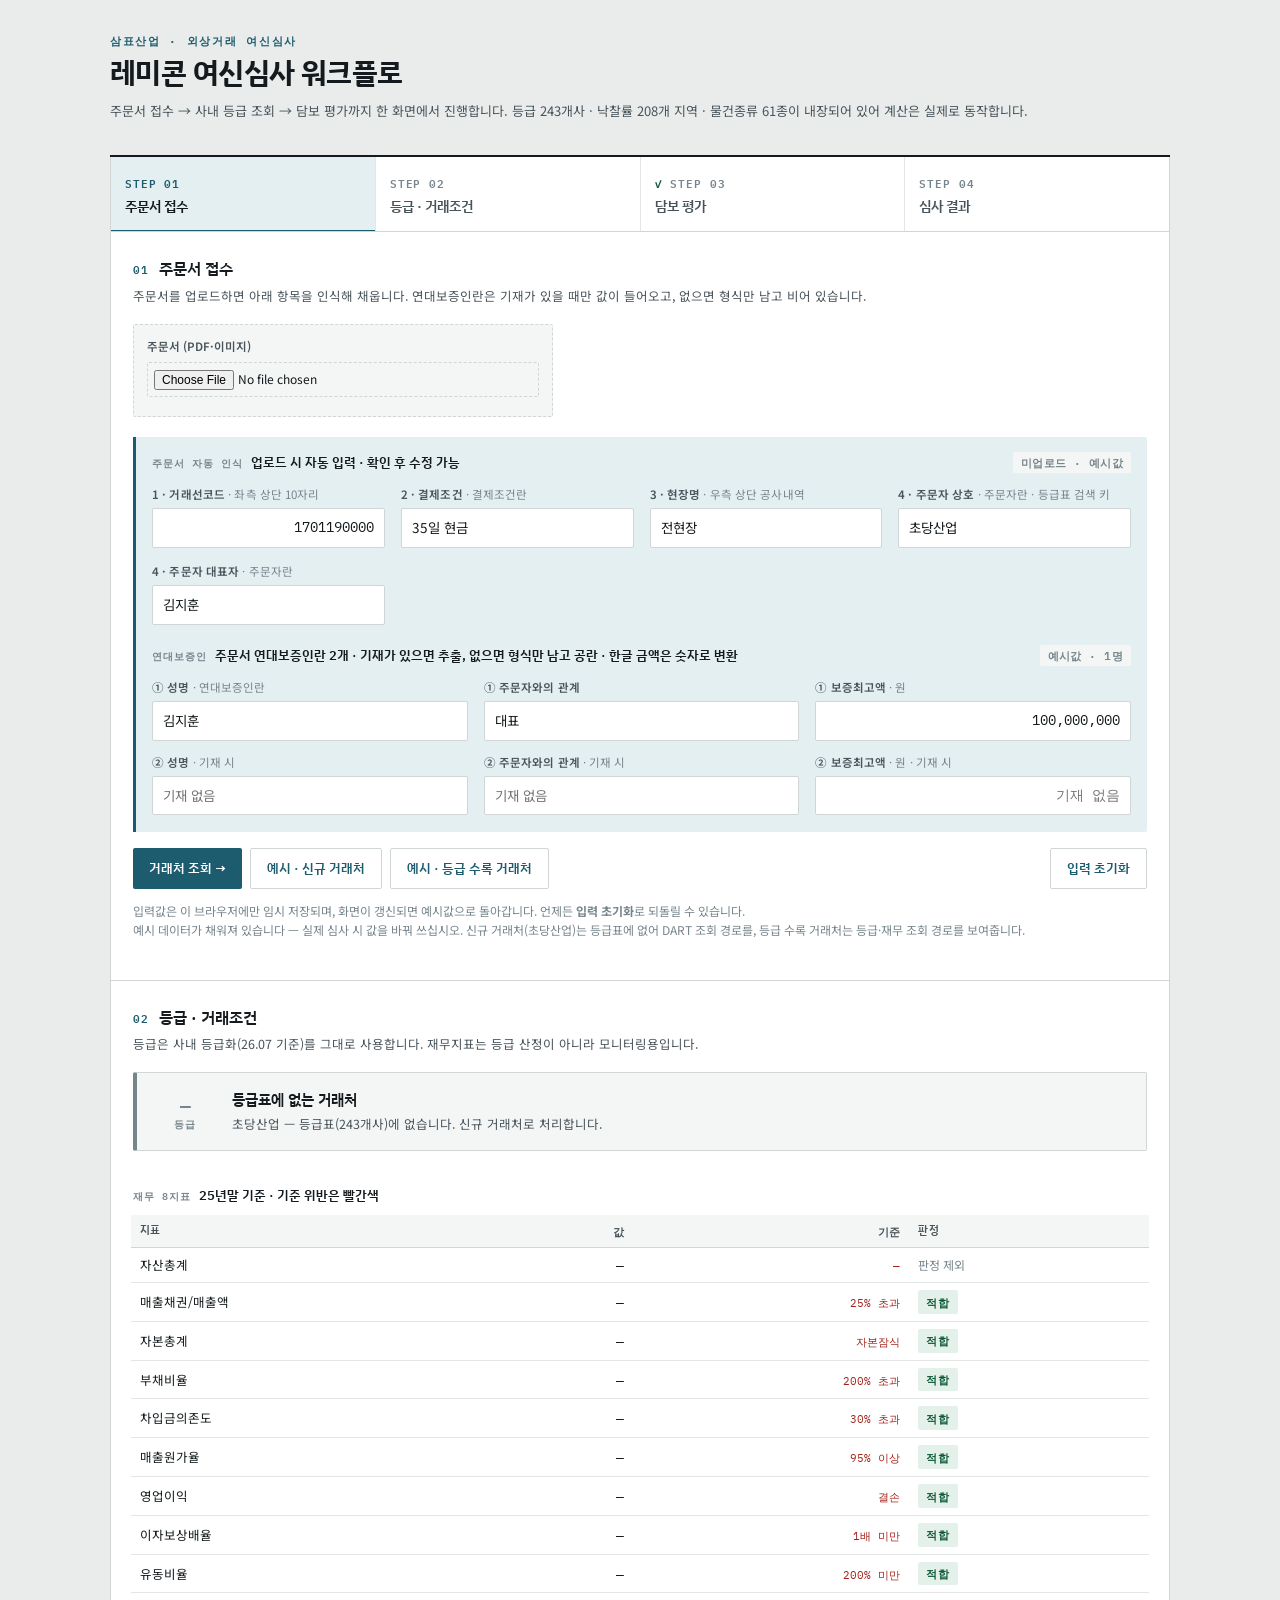
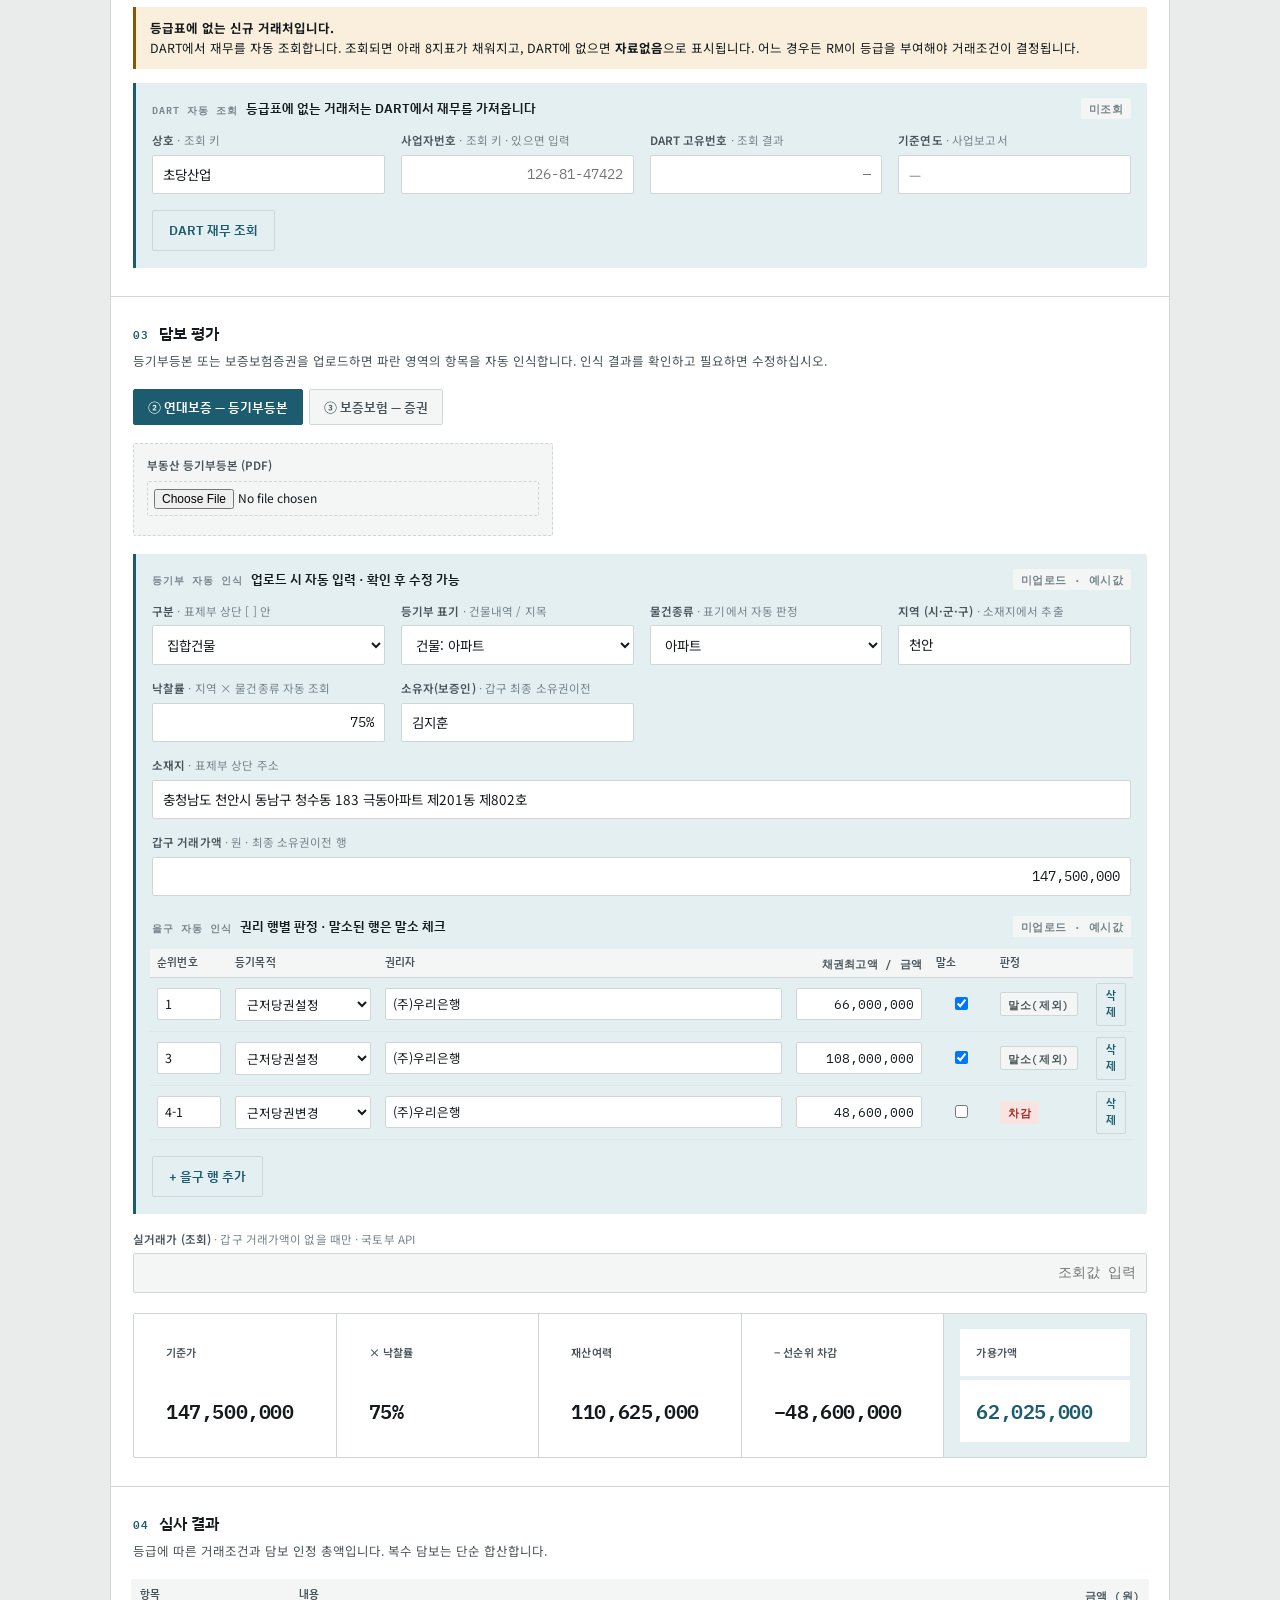
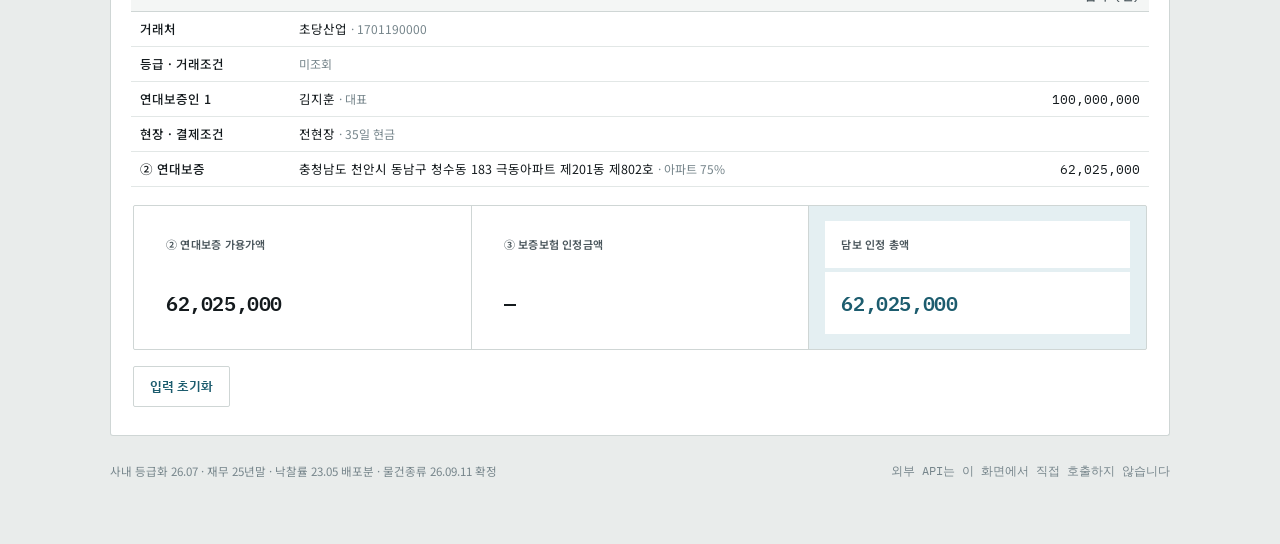
<file: remicon_credit_workflow.html>
<!DOCTYPE html>
<html lang="ko">
<head>
<meta charset="utf-8">
<meta name="viewport" content="width=device-width, initial-scale=1">
<style>
:root{color-scheme:light}
*,*::before,*::after{box-sizing:border-box}
html{-webkit-text-size-adjust:100%}
body{margin:0;background:#E9ECEB;font:14px/1.5 "IBM Plex Sans KR","Noto Sans KR","Malgun Gothic","Apple SD Gothic Neo",-apple-system,BlinkMacSystemFont,"Segoe UI",sans-serif;color:#141A1D}
img{max-width:100%}
[hidden]{display:none!important}
</style>
<title>레미콘 여신심사 워크플로</title>
<link rel="stylesheet" href="https://fonts.googleapis.com/css2?family=IBM+Plex+Sans+KR:wght@400;500;600;700&family=IBM+Plex+Mono:wght@400;500;600&family=Noto+Sans+KR:wght@400;500&display=swap">
<style>
:root{
  --ground:#E9ECEB; --surface:#FFFFFF; --surface-2:#F4F6F5; --line:#CFD6D5; --line-soft:#E2E7E6;
  --ink:#141A1D; --ink-2:#48545A; --ink-3:#76858B;
  --accent:#1C5C6E; --accent-2:#2B7D93; --accent-wash:#E4EFF2;
  --ok:#12654180; --ok-ink:#0F5A39; --ok-wash:#E4F1EA;
  --warn-ink:#8A5600; --warn-wash:#FAEFDC;
  --crit-ink:#A4241A; --crit-wash:#F9E4E1;
  --shadow:0 1px 2px rgba(20,26,29,.06),0 8px 24px -12px rgba(20,26,29,.18);
}
@media (prefers-color-scheme:dark){:root:not([data-theme="light"]){
  --ground:#101619; --surface:#182126; --surface-2:#1F2A30; --line:#2E3C43; --line-soft:#253238;
  --ink:#E4EAE9; --ink-2:#A2B0B5; --ink-3:#76868C;
  --accent:#63B8CD; --accent-2:#8ACFE0; --accent-wash:#17323A;
  --ok-ink:#5FD09A; --ok-wash:#12312A;
  --warn-ink:#E3B15C; --warn-wash:#33260F;
  --crit-ink:#F09189; --crit-wash:#3A1B18;
  --shadow:0 1px 2px rgba(0,0,0,.4),0 10px 28px -14px rgba(0,0,0,.7);
}}
:root[data-theme="dark"]{
  --ground:#101619; --surface:#182126; --surface-2:#1F2A30; --line:#2E3C43; --line-soft:#253238;
  --ink:#E4EAE9; --ink-2:#A2B0B5; --ink-3:#76868C;
  --accent:#63B8CD; --accent-2:#8ACFE0; --accent-wash:#17323A;
  --ok-ink:#5FD09A; --ok-wash:#12312A;
  --warn-ink:#E3B15C; --warn-wash:#33260F;
  --crit-ink:#F09189; --crit-wash:#3A1B18;
  --shadow:0 1px 2px rgba(0,0,0,.4),0 10px 28px -14px rgba(0,0,0,.7);
}
*{box-sizing:border-box}
body{background:var(--ground);color:var(--ink);
  font-family:"Noto Sans KR","IBM Plex Sans KR",system-ui,sans-serif;font-size:14px;line-height:1.6;
  margin:0;padding-block:0 64px;padding-left:20px;padding-right:20px;
  -webkit-font-smoothing:antialiased}
h1,h2,h3,.ds{font-family:"IBM Plex Sans KR",system-ui,sans-serif;text-wrap:balance}
.mono,td.n,th.n,.fig{font-family:"IBM Plex Mono",ui-monospace,monospace;font-variant-numeric:tabular-nums}
.wrap{max-width:1060px;margin:0 auto}

/* ── 헤더 ── */
header.top{padding-block:32px 20px;border-bottom:2px solid var(--ink);margin-bottom:0}
header.top h1{font-size:clamp(21px,3.4vw,29px);font-weight:700;margin:0;letter-spacing:-.02em}
header.top .sub{color:var(--ink-2);font-size:13px;margin-top:6px}
.eyebrow{font-family:"IBM Plex Mono",monospace;font-size:10.5px;font-weight:600;
  letter-spacing:.16em;text-transform:uppercase;color:var(--accent)}

/* ── 진행 레일 ── */
.rail{display:flex;gap:0;border-bottom:1px solid var(--line);background:var(--surface);
  border-inline:1px solid var(--line);overflow-x:auto}
.rail button{flex:1 1 0;min-width:132px;appearance:none;background:none;border:0;border-right:1px solid var(--line-soft);
  padding:14px 14px;text-align:left;cursor:pointer;color:var(--ink-3);font:inherit;position:relative}
.rail button:last-child{border-right:0}
.rail button .num{font-family:"IBM Plex Mono",monospace;font-size:11px;font-weight:600;letter-spacing:.08em}
.rail button .nm{display:block;font-family:"IBM Plex Sans KR",sans-serif;font-weight:600;font-size:13.5px;color:var(--ink-2);margin-top:2px}
.rail button[aria-selected="true"]{color:var(--accent);background:var(--accent-wash)}
.rail button[aria-selected="true"] .nm{color:var(--ink)}
.rail button[aria-selected="true"]::after{content:"";position:absolute;left:0;right:0;bottom:-1px;height:2px;background:var(--accent)}
.rail button.done .num::before{content:"✓ ";color:var(--ok-ink)}
.rail button:focus-visible{outline:2px solid var(--accent);outline-offset:-3px}

/* ── 패널 ── */
main{display:grid;grid-template-columns:1fr;gap:0}
section.panel{background:var(--surface);border:1px solid var(--line);border-top:0;padding:24px 22px 28px}
section.panel:last-of-type{border-radius:0 0 3px 3px}
.panel > h2{font-size:16px;font-weight:600;margin:0 0 4px;display:flex;align-items:baseline;gap:10px}
.panel > h2 .stepno{font-family:"IBM Plex Mono",monospace;font-size:11px;color:var(--accent);font-weight:600;letter-spacing:.1em}
.panel > p.hint{color:var(--ink-2);font-size:12.5px;margin:0 0 18px}

.grid{display:grid;gap:14px 16px;grid-template-columns:repeat(auto-fit,minmax(210px,1fr))}
label.f{display:flex;flex-direction:column;gap:5px}
label.f > span{font-size:11.5px;font-weight:600;color:var(--ink-2);letter-spacing:.01em}
label.f > span em{font-style:normal;color:var(--ink-3);font-weight:400}
input,select,textarea{font:inherit;font-size:13.5px;color:var(--ink);background:var(--surface-2);
  border:1px solid var(--line);border-radius:2px;padding:8px 10px;width:100%}
input:focus,select:focus,textarea:focus{outline:2px solid var(--accent);outline-offset:-1px;border-color:var(--accent)}
input[type=number],input.num{font-family:"IBM Plex Mono",monospace;font-variant-numeric:tabular-nums;text-align:right}
input[type=file]{padding:6px;font-size:12px;background:none;border-style:dashed}
.filebox{border:1px dashed var(--line);border-radius:2px;background:var(--surface-2);padding:12px 13px;display:flex;
  flex-direction:column;gap:7px}
.filebox .t{font-size:11.5px;font-weight:600;color:var(--ink-2)}
.filebox .got{font-family:"IBM Plex Mono",monospace;font-size:11.5px;color:var(--ok-ink)}

button.act{appearance:none;font:inherit;font-family:"IBM Plex Sans KR",sans-serif;font-weight:600;font-size:13px;
  background:var(--accent);color:#fff;border:0;border-radius:2px;padding:9px 16px;cursor:pointer}
:root[data-theme="dark"] button.act,
html:not([data-theme="light"]) button.act{color:#0B1316}
@media (prefers-color-scheme:light){:root:not([data-theme="dark"]) button.act{color:#fff}}
button.act.ghost{background:none;color:var(--accent);border:1px solid var(--line)}
:root[data-theme="dark"] button.act.ghost,
html:not([data-theme="light"]) button.act.ghost{color:var(--accent)}
@media (prefers-color-scheme:light){:root:not([data-theme="dark"]) button.act.ghost{color:var(--accent)}}
button.act:focus-visible{outline:2px solid var(--accent);outline-offset:2px}
.row-actions{display:flex;gap:8px;flex-wrap:wrap;margin-top:16px}

/* ── 판정 배너 ── */
.verdict{display:grid;grid-template-columns:auto 1fr;gap:16px;align-items:center;
  border:1px solid var(--line);border-left:4px solid var(--ink-3);border-radius:2px;padding:15px 17px;margin:2px 0 18px;background:var(--surface-2)}
.verdict .badge{font-family:"IBM Plex Mono",monospace;font-size:26px;font-weight:600;letter-spacing:-.02em;
  min-width:62px;text-align:center;line-height:1.1}
.verdict .badge small{display:block;font-size:9.5px;letter-spacing:.14em;font-weight:600;color:var(--ink-3);margin-top:3px}
.verdict .txt strong{display:block;font-family:"IBM Plex Sans KR",sans-serif;font-size:15px;font-weight:600}
.verdict .txt span{font-size:12.5px;color:var(--ink-2)}
.verdict.ok{border-left-color:var(--ok-ink);background:var(--ok-wash)}
.verdict.ok .badge{color:var(--ok-ink)}
.verdict.warn{border-left-color:var(--warn-ink);background:var(--warn-wash)}
.verdict.warn .badge{color:var(--warn-ink)}
.verdict.crit{border-left-color:var(--crit-ink);background:var(--crit-wash)}
.verdict.crit .badge{color:var(--crit-ink)}
.verdict.none .badge{color:var(--ink-3);font-size:18px}

.pill{display:inline-block;font-family:"IBM Plex Mono",monospace;font-size:10.5px;font-weight:600;
  letter-spacing:.06em;padding:2.5px 7px;border-radius:2px;background:var(--surface-2);color:var(--ink-2);border:1px solid var(--line)}
.pill.w{background:var(--warn-wash);color:var(--warn-ink);border-color:transparent}
.pill.c{background:var(--crit-wash);color:var(--crit-ink);border-color:transparent}
.pill.o{background:var(--ok-wash);color:var(--ok-ink);border-color:transparent}

/* ── 표 ── */
.tw{overflow-x:auto;margin:0 -2px}
table{border-collapse:collapse;width:100%;font-size:12.5px}
th,td{border-bottom:1px solid var(--line-soft);padding:7px 9px;text-align:left;vertical-align:middle}
thead th{background:var(--surface-2);font-family:"IBM Plex Sans KR",sans-serif;font-weight:600;font-size:11px;
  color:var(--ink-2);letter-spacing:.02em;border-bottom:1px solid var(--line);white-space:nowrap}
td.n,th.n{text-align:right;white-space:nowrap}
tr.crit td{background:var(--crit-wash)}
td.bad{color:var(--crit-ink);font-weight:600}
.std{font-family:"IBM Plex Mono",monospace;font-size:10.5px;color:var(--crit-ink)}
table.mini td,table.mini th{padding:5px 7px}
table input,table select{padding:5px 7px;font-size:12.5px}

/* ── 결과 ── */
.total{display:grid;grid-template-columns:repeat(auto-fit,minmax(180px,1fr));gap:1px;background:var(--line);
  border:1px solid var(--line);border-radius:2px;overflow:hidden;margin-top:4px}
.total div{background:var(--surface);padding:15px 16px}
.total .k{font-size:11px;font-weight:600;color:var(--ink-2);letter-spacing:.02em}
.total .v{font-family:"IBM Plex Mono",monospace;font-size:20px;font-weight:600;margin-top:4px;letter-spacing:-.02em}
.total .v small{font-size:11px;font-weight:400;color:var(--ink-3);margin-left:3px}
.total div.hi{background:var(--accent-wash)}
.total div.hi .v{color:var(--accent)}

.note{border-left:3px solid var(--accent);background:var(--accent-wash);padding:11px 14px;font-size:12.5px;
  color:var(--ink-2);margin:16px 0 0;border-radius:0 2px 2px 0}
.note b{color:var(--ink)}
.warnbox{border-left:3px solid var(--warn-ink);background:var(--warn-wash);padding:11px 14px;font-size:12.5px;
  color:var(--ink);margin:14px 0 0;border-radius:0 2px 2px 0}
.tabs{display:flex;gap:6px;margin:4px 0 18px;flex-wrap:wrap}
.tabs button{appearance:none;font:inherit;font-family:"IBM Plex Sans KR",sans-serif;font-size:12.5px;font-weight:600;
  background:var(--surface-2);border:1px solid var(--line);border-radius:2px;padding:7px 14px;cursor:pointer;color:var(--ink-2)}
.tabs button[aria-selected="true"]{background:var(--accent);border-color:var(--accent);color:#fff}
@media (prefers-color-scheme:dark){:root:not([data-theme="light"]) .tabs button[aria-selected="true"]{color:#0B1316}}
:root[data-theme="dark"] .tabs button[aria-selected="true"]{color:#0B1316}
.tabs button:focus-visible{outline:2px solid var(--accent);outline-offset:2px}
.muted{color:var(--ink-3);font-size:12px}
hr.sep{border:0;border-top:1px solid var(--line-soft);margin:22px 0 18px}
.ocr{border-left:3px solid var(--accent);background:var(--accent-wash);padding:15px 16px 17px;border-radius:0 2px 2px 0}
.ocr .sub-h{margin-bottom:12px}
.ocr .tag{color:var(--accent)}
.ocr input{background:var(--surface)}
.ocr select{background:var(--surface)}
.st{margin-left:auto;font-family:"IBM Plex Mono",monospace;font-size:10.5px;font-weight:600;letter-spacing:.04em;
  padding:2px 8px;border-radius:2px;white-space:nowrap}
.st.on{background:var(--ok-wash);color:var(--ok-ink)}
.st.run{background:var(--accent-wash);color:var(--accent)}
.st.off{background:var(--surface-2);color:var(--ink-3)}
.ocr.pending{opacity:.72}
.ocr.pending::after{content:""}
.sub-h{font-family:"IBM Plex Sans KR",sans-serif;font-size:13px;font-weight:600;margin:0 0 10px;
  display:flex;align-items:center;gap:8px}
.sub-h .tag{font-family:"IBM Plex Mono",monospace;font-size:10px;font-weight:600;color:var(--ink-3);letter-spacing:.1em}
footer.foot{max-width:1060px;margin:26px auto 0;color:var(--ink-3);font-size:11.5px;display:flex;
  justify-content:space-between;gap:12px;flex-wrap:wrap}
@media (max-width:560px){
  section.panel{padding:20px 15px 24px}
  .verdict{grid-template-columns:1fr;gap:10px}
  .verdict .badge{text-align:left}
}
@media (prefers-reduced-motion:reduce){*{transition:none!important;animation:none!important}}
</style>
</head>
<body>
<div class="wrap">
<header class="top">
  <div class="eyebrow">삼표산업 · 외상거래 여신심사</div>
  <h1>레미콘 여신심사 워크플로</h1>
  <p class="sub">주문서 접수 → 사내 등급 조회 → 담보 평가까지 한 화면에서 진행합니다.
    등급 243개사 · 낙찰률 208개 지역 · 물건종류 61종이 내장되어 있어 계산은 실제로 동작합니다.</p>
</header>

<div class="rail" role="tablist" aria-label="심사 단계">
  <button type="button" role="tab" id="t1" aria-selected="true" data-go="p1"><span class="num">STEP 01</span><span class="nm">주문서 접수</span></button>
  <button type="button" role="tab" id="t2" aria-selected="false" data-go="p2"><span class="num">STEP 02</span><span class="nm">등급 · 거래조건</span></button>
  <button type="button" role="tab" id="t3" aria-selected="false" data-go="p3"><span class="num">STEP 03</span><span class="nm">담보 평가</span></button>
  <button type="button" role="tab" id="t4" aria-selected="false" data-go="p4"><span class="num">STEP 04</span><span class="nm">심사 결과</span></button>
</div>

<main>
<!-- ══════════ STEP 1 ══════════ -->
<section class="panel" id="p1">
  <h2><span class="stepno">01</span>주문서 접수</h2>
  <p class="hint">주문서를 업로드하면 아래 항목을 인식해 채웁니다. 연대보증인란은 기재가 있을 때만 값이 들어오고, 없으면 형식만 남고 비어 있습니다.</p>

  <div class="filebox" style="max-width:420px;margin-bottom:20px">
    <span class="t">주문서 (PDF·이미지)</span>
    <input type="file" id="f_order" accept=".pdf,image/*">
    <span class="got" id="f_order_got"></span>
  </div>

  <div class="ocr">
    <div class="sub-h"><span class="tag">주문서 자동 인식</span>업로드 시 자동 입력 · 확인 후 수정 가능<span class="st" id="st_order"></span></div>
    <div class="grid">
      <label class="f"><span>1 · 거래선코드 <em>· 좌측 상단 10자리</em></span>
        <input type="text" id="i_code" class="num" inputmode="numeric" maxlength="14" placeholder="1701190000" value="1701190000"></label>
      <label class="f"><span>2 · 결제조건 <em>· 결제조건란</em></span>
        <input type="text" id="i_pay" placeholder="예) 35일 현금" value="35일 현금"></label>
      <label class="f"><span>3 · 현장명 <em>· 우측 상단 공사내역</em></span>
        <input type="text" id="i_site" value="전현장"></label>
      <label class="f"><span>4 · 주문자 상호 <em>· 주문자란 · 등급표 검색 키</em></span>
        <input type="text" id="i_name" list="dl_comp" placeholder="상호 일부만 입력" value="초당산업">
        <datalist id="dl_comp"></datalist></label>
      <label class="f"><span>4 · 주문자 대표자 <em>· 주문자란</em></span>
        <input type="text" id="i_ceo" value="김지훈"></label>
    </div>
      <div class="sub-h" style="margin-top:20px"><span class="tag">연대보증인</span>주문서 연대보증인란 2개 · 기재가 있으면 추출, 없으면 형식만 남고 공란 · 한글 금액은 숫자로 변환<span class="st" id="st_gr"></span></div>
      <div class="grid">
        <label class="f"><span>① 성명 <em>· 연대보증인란</em></span><input type="text" id="i_gr" value="김지훈"></label>
        <label class="f"><span>① 주문자와의 관계</span><input type="text" id="i_grrel" value="대표"></label>
        <label class="f"><span>① 보증최고액 <em>· 원</em></span><input type="text" id="i_grmax" class="num" value="100,000,000"></label>
      </div>
      <div class="grid" style="margin-top:12px">
        <label class="f"><span>② 성명 <em>· 기재 시</em></span><input type="text" id="i_gr2" placeholder="기재 없음"></label>
        <label class="f"><span>② 주문자와의 관계 <em>· 기재 시</em></span><input type="text" id="i_grrel2" placeholder="기재 없음"></label>
        <label class="f"><span>② 보증최고액 <em>· 원 · 기재 시</em></span><input type="text" id="i_grmax2" class="num" placeholder="기재 없음"></label>
      </div>
  </div>


  <div class="row-actions">
    <button type="button" class="act" id="btn_lookup">거래처 조회 →</button>
    <button type="button" class="act ghost" id="btn_ex_new">예시 · 신규 거래처</button>
    <button type="button" class="act ghost" id="btn_ex_old">예시 · 등급 수록 거래처</button>
    <button type="button" class="act ghost" id="btn_reset2" style="margin-left:auto">입력 초기화</button>
  </div>
  <p class="muted" style="margin-top:12px">입력값은 이 브라우저에만 임시 저장되며, 화면이 갱신되면 예시값으로 돌아갑니다. 언제든 <b>입력 초기화</b>로 되돌릴 수 있습니다.<br>예시 데이터가 채워져 있습니다 — 실제 심사 시 값을 바꿔 쓰십시오.
    신규 거래처(초당산업)는 등급표에 없어 DART 조회 경로를, 등급 수록 거래처는 등급·재무 조회 경로를 보여줍니다.</p>
</section>

<!-- ══════════ STEP 2 ══════════ -->
<section class="panel" id="p2">
  <h2><span class="stepno">02</span>등급 · 거래조건</h2>
  <p class="hint">등급은 사내 등급화(26.07 기준)를 그대로 사용합니다. 재무지표는 등급 산정이 아니라 모니터링용입니다.</p>

  <div class="verdict none" id="vd">
    <div class="badge" id="vd_badge">—<small id="vd_sub">등급</small></div>
    <div class="txt"><strong id="vd_head">거래처를 조회하십시오</strong><span id="vd_desc">STEP 01에서 거래선코드 또는 상호를 입력한 뒤 조회를 누르면 등급과 거래조건이 표시됩니다.</span></div>
  </div>

  <div id="meta_row" style="display:flex;gap:8px;flex-wrap:wrap;margin-bottom:16px"></div>

  <div id="fin_block">
    <div class="sub-h"><span class="tag">재무 8지표</span>25년말 기준 · 기준 위반은 빨간색</div>
    <div class="tw"><table id="fin_tbl"><thead><tr>
      <th>지표</th><th class="n">값</th><th class="n">기준</th><th>판정</th></tr></thead><tbody></tbody></table></div>
  </div>

  <div id="newco" style="display:none">
    <div class="warnbox"><b>등급표에 없는 신규 거래처입니다.</b><br>
      DART에서 재무를 자동 조회합니다. 조회되면 아래 8지표가 채워지고, DART에 없으면 <b>자료없음</b>으로 표시됩니다.
      어느 경우든 RM이 등급을 부여해야 거래조건이 결정됩니다.</div>
    <div class="ocr" style="margin-top:14px">
      <div class="sub-h"><span class="tag">DART 자동 조회</span>등급표에 없는 거래처는 DART에서 재무를 가져옵니다<span class="st" id="st_dart"></span></div>
      <div class="grid" style="grid-template-columns:repeat(auto-fit,minmax(190px,1fr))">
        <label class="f"><span>상호 <em>· 조회 키</em></span><input type="text" id="i_dartnm" readonly tabindex="-1"></label>
        <label class="f"><span>사업자번호 <em>· 조회 키 · 있으면 입력</em></span><input type="text" id="i_bizno" class="num" placeholder="126-81-47422"></label>
        <label class="f"><span>DART 고유번호 <em>· 조회 결과</em></span><input type="text" id="o_corpcode" class="num" readonly tabindex="-1" placeholder="—"></label>
        <label class="f"><span>기준연도 <em>· 사업보고서</em></span><input type="text" id="o_fy" readonly tabindex="-1" placeholder="—"></label>
      </div>
      <div class="row-actions"><button type="button" class="act ghost" id="btn_dart">DART 재무 조회</button></div>
    </div>
  </div>
</section>

<!-- ══════════ STEP 3 ══════════ -->
<section class="panel" id="p3">
  <h2><span class="stepno">03</span>담보 평가</h2>
  <p class="hint" id="p3hint">등기부등본 또는 보증보험증권을 업로드하면 파란 영역의 항목을 자동 인식합니다. 인식 결과를 확인하고 필요하면 수정하십시오.</p>

  <div class="tabs" role="tablist" aria-label="담보 유형">
    <button type="button" role="tab" id="tb2" aria-selected="true" data-tab="d2">② 연대보증 — 등기부등본</button>
    <button type="button" role="tab" id="tb3" aria-selected="false" data-tab="d3">③ 보증보험 — 증권</button>
  </div>

  <!-- ── 연대보증 ── -->
  <div id="d2">
    <div class="filebox" style="max-width:420px;margin-bottom:18px">
      <span class="t">부동산 등기부등본 (PDF)</span>
      <input type="file" id="f_deungi" accept=".pdf,image/*">
      <span class="got" id="f_deungi_got"></span>
    </div>

    <div class="ocr">
      <div class="sub-h"><span class="tag">등기부 자동 인식</span>업로드 시 자동 입력 · 확인 후 수정 가능<span class="st" id="st_deungi"></span></div>
      <div class="grid">
        <label class="f"><span>구분 <em>· 표제부 상단 [ ] 안</em></span>
          <select id="i_gubun"><option>집합건물</option><option>건물</option><option>토지</option></select></label>
        <label class="f"><span>등기부 표기 <em>· 건물내역 / 지목</em></span>
          <select id="i_deungi_type"></select></label>
        <label class="f"><span>물건종류 <em>· 표기에서 자동 판정</em></span>
          <select id="i_type"></select></label>
        <label class="f"><span>지역 (시·군·구) <em>· 소재지에서 추출</em></span>
          <input type="text" id="i_region" list="dl_reg" value="천안"><datalist id="dl_reg"></datalist></label>
        <label class="f"><span>낙찰률 <em>· 지역 × 물건종류 자동 조회</em></span>
          <input type="text" id="o_rate" class="num" readonly tabindex="-1"></label>
        <label class="f"><span>소유자(보증인) <em>· 갑구 최종 소유권이전</em></span>
          <input type="text" id="i_owner" value="김지훈"></label>
      </div>
      <div class="grid" style="margin-top:14px;grid-template-columns:1fr">
        <label class="f"><span>소재지 <em>· 표제부 상단 주소</em></span>
          <input type="text" id="i_addr" value="충청남도 천안시 동남구 청수동 183 극동아파트 제201동 제802호"></label>
      </div>
      <div class="grid" style="margin-top:14px;grid-template-columns:repeat(auto-fit,minmax(200px,1fr))">
        <label class="f"><span>갑구 거래가액 <em>· 원 · 최종 소유권이전 행</em></span>
          <input type="text" id="i_gap" class="num" value="147,500,000"></label>
      </div>

      <div class="sub-h" style="margin-top:20px"><span class="tag">을구 자동 인식</span>권리 행별 판정 · 말소된 행은 말소 체크<span class="st" id="st_eul"></span></div>
      <div class="tw"><table class="mini" id="eul_tbl"><thead><tr>
        <th style="width:78px">순위번호</th><th style="width:150px">등기목적</th><th>권리자</th>
        <th class="n" style="width:140px">채권최고액 / 금액</th><th style="width:64px">말소</th>
        <th style="width:96px">판정</th><th style="width:44px"></th></tr></thead><tbody></tbody></table></div>
      <div class="row-actions"><button type="button" class="act ghost" id="btn_add_eul">+ 을구 행 추가</button></div>
    </div>

    <div class="grid" style="margin-top:16px;grid-template-columns:repeat(auto-fit,minmax(220px,1fr))">
      <label class="f"><span>실거래가 (조회) <em>· 갑구 거래가액이 없을 때만 · 국토부 API</em></span>
        <input type="text" id="i_rtms" class="num" placeholder="조회값 입력"></label>
    </div>

    <div class="total" style="margin-top:20px">
      <div><div class="k">기준가</div><div class="v" id="o_base">—</div></div>
      <div><div class="k">× 낙찰률</div><div class="v" id="o_rate2">—</div></div>
      <div><div class="k">재산여력</div><div class="v" id="o_power">—</div></div>
      <div><div class="k">− 선순위 차감</div><div class="v" id="o_senior">—</div></div>
      <div class="hi"><div class="k">가용가액</div><div class="v" id="o_avail">—</div></div>
    </div>
    <div id="eul_flag"></div>
  </div>

  <!-- ── 보증보험 ── -->
  <div id="d3" hidden>
    <div class="filebox" style="max-width:420px;margin-bottom:18px">
      <span class="t">보증보험증권 (PDF)</span>
      <input type="file" id="f_ins" accept=".pdf,image/*">
      <span class="got" id="f_ins_got"></span>
    </div>

    <div class="ocr">
      <div class="sub-h"><span class="tag">증권 자동 인식</span>업로드 시 자동 입력 · 확인 후 수정 가능<span class="st" id="st_ins"></span></div>
      <div class="grid">
        <label class="f"><span>증권번호 <em>· 증권 상단</em></span><input type="text" id="j_no" placeholder="100-000-2025 0714 2458"></label>
        <label class="f"><span>보증보험사 <em>· 발급사</em></span><input type="text" id="j_co" placeholder="SGI서울보증"></label>
        <label class="f"><span>보증내용 <em>· 보증하는 사항</em></span><input type="text" id="j_kind" value="외상물품대금 지급보증"></label>
        <label class="f"><span>피보험자 <em>· 기본사항</em></span><input type="text" id="j_insured" placeholder="(주)삼표산업 외 1인"></label>
        <label class="f"><span>당사 포함 여부 <em>· 피보험자에서 판정</em></span>
          <select id="j_us"><option value="Y">Y — 피보험자에 당사 포함</option><option value="N">N — 당사 없음</option></select></label>
        <label class="f"><span>공동피보험자 수 <em>· 참고 · 인정액 무관</em></span><input type="number" id="j_co_n" class="num" value="1" min="1"></label>
        <label class="f"><span>보험기간 시작 <em>· 기본사항</em></span><input type="date" id="j_from" value="2025-10-13"></label>
        <label class="f"><span>보험기간 종료 <em>· 기본사항</em></span><input type="date" id="j_to" value="2026-10-12"></label>
        <label class="f"><span>보험가입금액 <em>· 원 · 100% 인정</em></span><input type="text" id="j_amt" class="num" value="300,000,000" placeholder="300,000,000"></label>
      </div>
    </div>

    <div class="total" style="margin-top:20px">
      <div><div class="k">보험가입금액</div><div class="v" id="o_ins_amt">—</div></div>
      <div><div class="k">인정률</div><div class="v" id="o_ins_rate">100<small>%</small></div></div>
      <div class="hi"><div class="k">인정금액</div><div class="v" id="o_ins">—</div></div>
      <div><div class="k">유효기간</div><div class="v" id="o_ins_valid" style="font-size:15px">—</div></div>
    </div>
    <div id="ins_flag"></div>
    <div class="note"><b>공동피보험자도 가입금액 전액을 인정합니다.</b> 지분을 나누지 않습니다 (26.09.11 확정).</div>
  </div>
</section>

<!-- ══════════ STEP 4 ══════════ -->
<section class="panel" id="p4">
  <h2><span class="stepno">04</span>심사 결과</h2>
  <p class="hint">등급에 따른 거래조건과 담보 인정 총액입니다. 복수 담보는 단순 합산합니다.</p>
  <div class="tw"><table id="sum_tbl"><thead><tr>
    <th>항목</th><th>내용</th><th class="n">금액 (원)</th></tr></thead><tbody></tbody></table></div>
  <div class="total" style="margin-top:18px">
    <div><div class="k">② 연대보증 가용가액</div><div class="v" id="s_g2">—</div></div>
    <div><div class="k">③ 보증보험 인정금액</div><div class="v" id="s_g3">—</div></div>
    <div class="hi"><div class="k">담보 인정 총액</div><div class="v" id="s_tot">—</div></div>
  </div>
  <div id="s_flags"></div>
  <div class="row-actions"><button type="button" class="act ghost" id="btn_reset">입력 초기화</button></div>
</section>
</main>

<footer class="foot">
  <span>사내 등급화 26.07 · 재무 25년말 · 낙찰률 23.05 배포분 · 물건종류 26.09.11 확정</span>
  <span class="mono">외부 API는 이 화면에서 직접 호출하지 않습니다</span>
</footer>
</div>

<script>const DATA={"companies":[["1677610000","삼성물산(주)","4688500111",1,0,"A",[639985.05,25.38,440650.35,45.24,3.72,85.97,5484.15,6.45,127.83]],["0000530000","현대건설(주)","1018116293",2,0,"A",[171912.83,40.21,70325.44,144.45,14.58,94.58,2511.83,3.28,162.51]],["0002340000","(주)대우건설","1048158180",3,0,"A",[109977.48,42.85,23936.49,359.46,32.33,98.72,-9257.45,-5.51,173.53]],["2184480000","디엘이앤씨(주)","6768701904",4,0,"A",[68784.29,25.2,42066.61,63.51,8.06,87.54,2293.18,7.24,124.54]],["0002200000","GS건설(주)","1048118121",5,0,"A",[131632.9,28.1,45560.45,188.92,31.48,86.17,4811.25,2.08,95.95]],["1165860000","현대엔지니어링(주)","1018166755",6,0,"A",[84778.83,34.1,27738.7,205.63,14.55,94.82,-827.22,-2.0,123.84]],["0307700000","(주)포스코이앤씨","5068102280",7,0,"A",[80606.5,55.12,29253.58,175.54,24.85,98.25,-4902.69,-6.23,151.56]],["0022220000","롯데건설(주)","1148116377",8,0,"A",[89859.95,42.22,31033.45,189.56,29.62,92.84,1036.24,0.63,116.75]],["0000730000","SK에코플랜트(주)","1018134928",9,0,"A",[125690.17,33.88,42091.6,198.61,34.3,90.83,2217.26,0.86,84.9]],["2000130000","HDC현대산업개발(주)","3348600815",10,0,"A",[72542.24,31.88,32949.72,120.16,29.63,86.13,2459.92,3.5,162.21]],["1194030000","(주)한화","2028116825",11,0,"A",[112011.1,52.84,36173.89,209.65,43.35,83.84,3414.97,1.77,72.55]],["0752870000","(주)호반건설","4178112848",12,0,"A",[68981.04,44.16,54456.3,26.67,9.84,80.47,1085.72,32.17,385.7]],["0001450000","디엘건설 (주)","1028134561",13,0,"A",[18220.25,26.14,10523.36,73.14,10.94,87.51,700.98,7.89,186.88]],["0378600000","두산에너빌리티(주)","6098104684",14,0,"A",[148663.75,33.27,62003.35,139.77,25.51,85.77,4960.06,2.73,76.8]],["0201450000","계룡건설산업(주)","3148107954",15,0,"B",[22872.78,17.12,9032.28,153.23,24.46,86.81,1525.02,11.04,133.04]],["0177550000","(주)서희건설","2208119330",16,0,"C",[15642.29,23.56,11268.49,38.81,2.25,79.23,1460.04,154.99,307.11]],["0689610000","제일건설 (주)","1248609636",17,0,"B",[23799.52,18.38,15777.54,50.84,21.94,90.45,929.9,4.91,343.33]],["0032950000","코오롱글로벌(주)","1208150012",18,0,"C",[28811.37,24.85,6977.13,312.94,31.25,91.69,124.1,0.16,73.14]],["0004780000","(주)태영건설","1058174543",19,1,"C관찰",[20964.05,28.11,4516.86,364.13,16.61,95.29,404.88,1.74,106.09]],["0161190000","㈜KCC건설","2148169965",20,0,"B",[15831.97,33.77,5526.14,186.49,31.23,84.27,883.37,3.28,115.5]],["0739950000","우미건설(주)","4098131276",21,0,"B",[21549.63,18.02,15740.99,36.9,16.49,79.6,2197.92,35.29,547.56]],["0140220000","대방건설(주)","2098110477",22,0,"B",[36719.06,30.1,19790.04,85.54,26.26,80.47,1801.1,4.85,338.36]],["0031350000","쌍용건설(주)","1208101957",23,0,"B",[13537.29,28.44,5550.23,143.91,5.27,91.63,613.7,21.85,159.97]],["0002240000","금호건설 (주)","1048131309",24,1,"C관찰",[14900.48,22.45,2485.77,499.43,12.63,93.73,451.39,2.23,89.04]],["0001410000","두산건설 (주)","1028131754",25,1,"C관찰",[19075.39,40.93,2973.95,541.42,25.9,89.14,1086.47,2.46,82.33]],["0022100000","한신공영(주)","1148104605",26,0,"B",[19300.89,35.01,8290.45,132.81,29.0,87.79,659.35,1.72,125.48]],["2003500000","효성중공업(주)","7028500762",27,0,"A",[51014.56,19.29,20826.36,144.95,8.0,81.04,4423.78,12.27,91.53]],["0124090000","동부건설(주)","2018145685",28,0,"C",[15693.62,23.08,5317.3,195.14,25.06,88.49,604.87,4.89,120.03]],["0166620000","HLD&I한라 (주)","2158140656",29,0,"B",[16806.02,33.59,5434.84,209.23,33.24,87.59,672.03,1.61,115.99]],["0741720000","(주)반도건설","6058187475",30,0,"C",[29077.2,108.27,13139.24,121.3,44.03,84.37,540.31,1.03,254.26]],["1559040000","(주)호반산업","4108644723",31,0,"A",[24679.57,27.42,21482.43,14.88,3.38,79.64,1185.95,136.79,585.15]],["0377890000","(주)동원개발","6048119275",32,0,"B",[14846.18,48.88,10605,39.99,14.25,89.84,175.4,106.3,355.82]],["0124050000","신세계건설(주)","2018144158",33,0,"C",[12201.61,50.41,2239.9,444.74,56.61,97.61,-1966.16,-4.32,242.13]],["0716580000","(주)HJ중공업","2068523758",34,0,"C",[24513.76,16.88,6700.36,265.86,19.58,91.17,668.04,1.9,84.41]],["2226540000","자이씨앤에이 (주)","6698702230",35,0,"A",[4206.79,40.43,2675.35,57.24,2.47,87.15,0.87,0.12,265.77]],["0033170000","삼성이앤에이(주)","1208156184",36,0,"A",[76021.44,47.38,33492.33,126.98,0.09,82.47,3426.07,347.47,134.46]],["0013600000","㈜비에스한양","1108114611",37,0,"B",[18713.89,34.12,7750.34,141.46,29.79,82.59,1199.61,4.07,93.56]],["0146270000","(주)금강주택","2118181882",38,0,"B",[14154.12,38.5,9606.03,47.35,23.85,83.66,894.41,4.46,1132.06]],["1429770000","씨제이대한통운(주)","1108105034",39,0,"A",[80788.06,14.53,39185.63,106.17,33.35,88.73,3531.28,3.17,74.44]],["0119020000","(주)동양건설산업","1388108534",40,0,"B",[9289.38,18.66,6298.01,47.5,18.92,81.7,59.27,1.88,560.22]],["0161690000","SGC이앤씨㈜","2148189369",41,1,"C관찰",[11290.76,39.4,3555.81,217.53,38.02,93.6,117.22,0.42,91.86]],["1455510000","중흥토건(주)","4168113368",42,0,"B",[51646.15,37.85,18012.92,186.72,56.81,83.7,882.23,0.6,146.16]],["0553220000","(주)대광건영","4108174561",43,0,"B",[10992.08,27.46,5350.01,105.46,40.11,82.46,1034.94,23.27,217.72]],["0006960000","진흥기업(주)","1068132769",44,0,"B",[5631.27,39.98,2409.36,133.72,2.99,93.58,-230.04,-75.92,204.34]],["1564980000","(주)라인산업","4118136110",45,0,"B",[8902.82,75.03,7329.73,21.46,1.25,50.99,1332.3,2775.62,535.54]],["1044670000","(주)라인건설","6168103970",46,0,"B",[11482.29,64.27,9352.38,22.77,3.68,59.03,1912.81,178.6,527.0]],["0307060000","HS화성","5018100050",47,0,"C",[7311.37,21.49,4356.68,67.82,25.14,86.54,137.83,1.37,129.28]],["0177230000","(주)성도이엔지","2208110950",49,0,"C관찰",[4277.05,12.13,2301.5,85.84,20.85,91.04,276.99,6.06,88.48]],["0307280000","(주)서한","5028116195",50,0,"C",[12185.87,27.17,5368.94,126.97,38.88,81.88,626.16,3.05,329.32]],["0031360000","남광토건(주)","1208101995",51,1,"C관찰",[4099.56,44.4,1249.77,228.03,8.52,90.3,114.4,6.87,119.05]],["0201250000","대보건설(주)","3138102806",52,0,"C",[5445.55,22.36,1171.72,364.75,37.03,89.91,258.89,1.85,124.92]],["0077430000","동문건설(주)","1308128180",53,1,"C관찰",[4855.46,43.45,2738.12,77.33,20.86,90.87,77.71,1.2,217.72]],["1872080000","(주)태왕이앤씨","5048189073",54,0,"C-",[4366.32,24.4,2245.36,94.46,23.97,88.0,225.64,3.65,207.62]],["0124060000","극동건설(주)","2018145083",55,1,"C관찰",[5009.6,30.75,1599,213.3,6.95,90.44,188.25,25.54,143.78]],["0003790000","일성건설(주)","1058129640",56,1,"C관찰",[3714.48,23.15,691.52,437.15,29.99,92.29,107.7,1.51,74.57]],["0060620000","(주)케이알산업","1268105325",57,0,"B",[7136.27,22.04,2498.59,185.61,33.56,91.92,164.13,1.45,137.56]],["1020720000","아이에스동서(주)","6058533356",58,0,"B",[29356.12,31.53,12598.64,133.01,42.47,66.49,493.61,0.54,115.75]],["0024820000","경남기업(주)","1168105522",59,0,"B",[6814.01,20.73,2852.42,138.89,7.9,76.61,625.77,14.08,160.7]],["0491730000","양우건설(주)","2298119773",60,0,"C-",[4724.31,54.46,4134.04,14.28,0.54,91.65,19.3,87.73,510.81]],["1465140000","(주) 시티건설","2118879240",61,0,"B",[5045.34,28.78,4116.98,22.55,2.02,87.11,170.85,18.98,1076.66]],["0239300000","중흥건설(주)","4098108436",62,0,"B",[13321.67,54.37,7005.45,90.16,34.34,70.11,502.58,2.08,245.37]],["0675140000","(주)우미개발","4108120594",64,0,"B",[5975.86,71.35,3831.47,55.97,27.37,77.22,622.31,9.17,279.95]],["1432450000","동원건설산업(주)","1298678894",65,0,"C",[2983.65,30.99,869.84,243.01,33.28,91.34,276.26,5.11,140.15]],["2298260000","(주)대명건설(소노계열)","5728602981",66,0,"C",[2568.15,28.34,1980.76,29.65,2.72,93.51,51.04,64.61,487.1]],["0068520000","일신건영(주)","1278161112",67,1,"C관찰",[9087.92,45.18,3854.76,135.76,49.87,70.41,811.96,4.46,584.14]],["0007020000","신동아건설(주)","1068133808",68,0,"D",[5915.52,21.98,1260.82,369.18,45.55,71.88,955.46,3.62,139.06]],["1421190000","자이에스앤디(주)","1208603362",69,0,"A",[7735.07,28.41,4921.45,57.17,12.51,87.9,72.19,0.97,237.78]],["1962160000","(주)금성백조건설","3128119148",70,0,"C",[6154.98,45.16,3071.54,100.39,37.36,85.91,289.46,39.38,221.6]],["2284650000","(주)대림","1108130979",71,0,"A",[26690.33,14.55,19385.04,37.69,20.87,87.74,807.64,3.2,134.82]],["0201680000","(주)대원","3158101104",72,1,"C관찰",[4997.32,47.89,2794.14,78.85,33.63,88.93,-110.38,-30.58,635.39]],["0389750000","(주)동아지질","6218112675",73,0,"C-",[4549.77,23.31,2284.22,99.18,12.94,93.94,180.73,11.74,150.35]],["0384900000","엘티삼보 (주)","6178108420",74,0,"B",[5670.94,25.86,2563.02,121.26,11.02,92.06,375.55,17.2,133.99]],["1043310000","(주)금성백조주택","3068114852",75,0,"C",[10174.64,86.01,5732.55,77.49,38.66,78.98,-36.46,0,251.28]],["0651590000","금광기업(주)","4088100028",77,1,"C관찰",[2645.74,42.47,1542.69,71.5,8.51,93.36,24.97,4.51,148.47]],["0002100000","삼부토건(주)","1048100771",78,0,"D",[1648.86,33.78,-1522.04,-208.33,38.47,99.15,-298.53,-10.34,14.7]],["0789380000","(주)원건설","3018119323",79,0,"B",[6372.35,23.81,3603.55,76.84,22.52,83.61,266.86,4.95,220.91]],["0177600000","강산건설(주)","2208120370",80,0,"C-",[2821.85,26.22,1757.78,60.53,21.86,86.65,81.5,3.47,193.02]],["0012420000","에이스건설 (주)","1098143173",81,0,"C-",[4673.21,67.01,2257.37,107.02,40.54,88.13,42.88,0.37,86.7]],["0177170000","풍림산업(주)","2208110116",82,0,"C-",[3009.95,33.48,1596.79,88.5,25.58,79.47,329.65,10.06,113.26]],["0124010000","(주)흥화","2018131027",83,1,"C관찰",[2529.66,30.94,1988.93,27.19,2.53,94.2,-196.47,-59.18,154.31]],["1323460000","(주)서해종합건설","1168137932",84,1,"C관찰",[11488.44,8.83,4558.67,152.01,52.81,83.55,95.41,0.57,427.3]],["1484150000","보광종합건설 (주)","4088198269",85,0,"C",[5841.37,75.56,4845.18,20.56,0,93.07,4.08,1.69,757.62]],["1885690000","대방산업개발 (주)","1288173455",86,1,"C관찰",[11655.21,53.33,1671.94,597.11,76.21,77.83,193.03,0.95,142.32]],["0133610000","이수건설(주)","2068140254",87,1,"C관찰",[2525.09,43.51,423.55,496.17,38.13,93.24,-219.9,-4.25,103.45]],["0013500000","동아건설산업(주)","1108100214",88,0,"B",[3560,37.53,1875,89.9,36.6,83.6,36,0.5,155.4]],["0612910000","씨에이이앤씨㈜","1368112051",89,0,"C-",[1098.64,27.47,661.51,66.08,6.46,92.33,70.09,37.28,227.3]],["0179780000","요진건설산업(주)","2248111397",90,1,"C관찰",[6261.95,23.36,3196.37,95.91,35.72,87.63,85.88,0.75,84.24]],["0000460000","삼환기업(주)","1018100452",91,0,"B",[3718.45,15.04,929.24,300.16,49.12,89.22,116.54,3.62,112.99]],["0307130000","㈜HXD화성개발","5018115795",92,0,"C-",[1379.43,28.18,1115.79,23.63,0,89.91,44.02,0,598.83]],["0003650000","신원종합개발(주)","1058117479",93,0,"C-",[2221.08,24.79,1120.98,98.14,13.28,87.54,86,13.31,210.1]],["2189150000","㈜비에스산업","4088198916",94,0,"B",[8961.39,58.3,3105.99,188.52,53.28,59.09,340.7,2.07,173.76]],["1692740000","디에스종합건설 (주)","4088197974",95,0,"C",[8617.7,8.23,2048.1,320.77,48.6,86.94,136.02,2.5,227.07]],["1309880000","영진종합건설(주)","5048118296",96,0,"C-",[2038.62,33.16,1286.96,58.41,1.71,91.64,60.09,33.76,187.22]],["1151520000","우암건설(주)","2118851844",97,0,"B",[836.15,15.39,465.03,79.81,0,82.02,194.26,883,188.2]],["0660940000","(주)한양건설","4088109859",98,1,"C관찰",[1957.57,40.95,799.78,144.76,7.97,90.19,69.59,10.28,178.11]],["0619640000","(주)이안알앤씨","1148638721",99,0,"C-",[1056.95,2.27,691.6,52.83,0,83.07,233.49,0,248.78]],["0773980000","위본건설(주)","4128111728",100,0,"C-",[1278.66,11.42,904.36,41.39,3.35,92.46,77.36,20.91,227.02]],["2198150000","(주) 더와이","3158137086",101,0,"D",[1342.24,25.22,324.72,313.35,52.42,92.91,120.45,4.46,194.13]],["0673370000","(주)모아종합건설","4098151156",103,0,"B",[3094.81,27.54,2363.27,30.95,2.92,79.94,312.95,6.33,235.79]],["1057800000","(주)신성건설","4188110256",104,0,"C",[1590.13,24.72,945.4,68.2,8.39,90.53,22.23,2.85,110.89]],["1363360000","활림건설(주)","3128108340",105,0,"C-",[820.1,24.72,533.78,53.64,0.25,94.13,10.36,10.06,193.27]],["0133520000","한양산업개발(주)","2068135498",106,1,"C관찰",[2038.76,192.59,243.4,737.62,55.08,185.23,-535.69,-7.24,80.71]],["0005270000","(주)이랜드 건설","1058617343",108,0,"C",[3172.44,12.9,1509.29,110.19,30.32,88.74,114.2,2.28,92.35]],["2132260000","산이건설 (주)","4158111770",109,0,"C-",[995.85,14.67,763.13,30.5,0.15,80.89,91.77,53.35,322.37]],["1046160000","현대아산(주)","2218113834",110,0,"C",[1459.61,7.74,487.47,199.43,18.8,87.05,40.48,12.65,132.61]],["1045370000","대상건설(주)","1268145685",112,0,"B",[1326.05,16.91,741.05,78.94,9.95,90.6,84.65,7.27,108.75]],["2042930000","(주)광신종합건설","4108199790",113,0,"C-",[1542.66,99.97,1014.44,52.07,26.89,85.05,74.98,3.08,364.11]],["1473740000","파인건설(주)","3148196613",114,0,"D",[1367.68,32.11,436.94,213.01,25.26,88.78,17.02,0.72,97.79]],["2005350000","대성베르힐건설(주)","4088149661",115,0,"C",[951.77,33.05,827.7,14.99,0,87.56,6.92,57.67,874.9]],["0023610000","(주)보미건설","1148164336",116,0,"C-",[3647,68.33,1712.5,112.96,26.63,89.63,47.73,1.12,159.9]],["0525610000","농협네트웍스","1068127271",117,0,"B",[1759.85,0,1029.48,70.95,15.34,92.36,236.73,13.29,80.19]],["0820700000","우주종합건설(주)","4178123758",118,0,"C-",[839.55,20.8,582.61,44.1,0,91.86,34.17,1708.5,290.19]],["0666050000","(주)도원이엔씨","3108106180",119,0,"C-",[1219.83,23.61,490.18,148.85,0.82,95.01,50.85,391.15,127.99]],["1972630000","에스엠상선(주)건설부문","1078549859",120,0,"B",[30541.7,5.88,27795.26,9.88,3.4,83.73,1847.26,34.25,549.81]],["0177960000","(주)삼일기업공사","2208128542",121,0,"B",[978.03,21.92,732.81,33.46,0.03,85.52,73.94,0,356.39]],["1381360000","대우산업개발(주)","1228620732",122,1,"D",[795.11,55.2,-187.05,-525.08,32.02,108.54,-162.03,-6.58,102.72]],["0052390000","(주)우남건설","1248143361",123,1,"C관찰",[3325.7,5.71,1777.72,87.08,16.17,97.7,-164.43,-9.8,862.75]],["0746890000","해유건설 (주)","3128143269",124,0,"D",[702.05,10.16,-488.74,-243.64,110.24,126.42,-667.21,-12.32,49.44]],["0013550000","양우종합건설(주)","1108107293",125,0,"C-",[642.73,32.87,381.9,68.3,1.75,94.1,9.25,84.09,259.02]],["0377870000","(주)까뮤이앤씨","6048116870",126,0,"C-",[2702.54,42.47,1138.07,137.47,28.85,76.89,257.79,5.49,124.27]],["0025250000","(주)동양","1168134352",127,0,"B",[11348.73,25.02,6981.44,62.56,29.71,92.28,-6,-0.05,122.91]],["0137620000","금강종합건설(주)","2078147487",128,0,"C-",[1390.19,28.11,670.5,107.34,19.77,89.36,57.99,4.72,189.7]],["0992510000","(주)대저건설","6228101389",129,0,"D",[1921.02,74.18,-55.72,-3547.63,0,87.62,86.77,24.17,128.59]],["0177830000","태평양개발(주)","2208125657",130,0,"C-",[908.86,23.45,685.11,32.66,9.01,92.17,2.36,1.26,95.41]],["0378490000","(주)대아건설","6088104401",131,0,"C-",[997.51,14.3,704.5,41.59,0,89.69,51.25,0,211.43]],["2220320000","남화토건(주)","4088108184",132,0,"C-",[1462.82,16.35,1284.98,13.84,0,91.65,40.91,0,152.04]],["0246370000","남양건설(주)","4128102461",133,0,"D",[1131.96,28.57,300.29,276.96,30.4,94.74,32.94,2.22,181.59]],["1594060000","(주)웰크론한텍","1268123094",134,1,"C관찰",[1148.91,19.31,145.06,692.02,15.61,98.5,-186.32,-12.76,58.49]],["0031590000","(주) 신영씨앤디","1208109639",135,0,"C",[733.3,15.66,331.5,121.21,1.75,85.28,153.55,117.21,188.88]],["1855810000","(주)녹십자이엠","1358144619",136,0,"B",[742.41,15.21,340.94,117.75,0.81,91.05,90.83,197.46,131.6]],["1978920000","모아건설산업(주)","6258100259",137,0,"C-",[1532.32,58.57,517.65,196.01,49.51,85.16,166.55,15.58,134.03]],["0520440000","(주)동일토건","1148135694",138,0,"D",[2887.23,37.93,1168.59,147.07,36.56,76.66,454.95,4.73,247.74]],["1474550000","라온건설(주)","6088104551",139,1,"C관찰",[2319.29,61.36,606.17,282.61,41.77,84.84,94.44,2.06,123.44]],["1715860000","(주)군장종합건설","6098194963",140,0,"D",[525.32,48.36,99.99,425.37,16.24,105.74,-236.97,-81.15,113.81]],["0710410000","(주)선경이엔씨","1358183854",141,0,"C-",[4181.41,1.66,4035.81,3.61,0,85.0,7.44,0,1318.07]],["0423680000","(주)디에이건설","1318122840",142,0,"C-",[943.95,23.97,496.87,89.98,22.2,89.59,32.12,3.94,252.52]],["0556570000","한성건설(주)","3128118076",143,0,"C-",[2609.16,11.91,1447.32,80.28,23.61,90.56,51.92,1.79,134.53]],["2018000000","(주) 협성건설","6058603844",144,0,"D",[6024.47,114.79,4446.94,35.47,20.87,85.45,-67.2,-1.01,308.85]],["2220340000","흥우건설(주)","6018118490",144,0,"C-",[816.5,42.05,653.45,24.95,2.72,88.5,5.84,6.71,245.22]],["1581800000","(주)삼도","5068114812",146,0,"C-",[2610.06,128.62,2179.85,19.74,0.27,84.6,-80.69,-187.65,6318.35]],["1082110000","(주)한국종합기술","1298120591",147,0,"C-",[4230.02,15.67,1706.45,147.88,5.17,90.98,60.84,7.29,89.0]],["0817340000","동신건설(주)","5088102200",148,0,"C-",[1099.03,24.86,973.18,12.93,0.68,95.99,-22.06,-157.57,748.93]],["2220310000","(주)리채","4088602583",149,0,"C-",[862.58,26.36,698.98,23.41,12.25,93.06,18.94,14.91,622.34]],["0532400000","(주)시티종합건설","4098121119",150,0,"B",[884.58,62.63,732.82,20.71,0,94.51,-8.52,-47.33,598.36]],["2005460000","(주)유림E&C","6058189115",151,0,"C-",[2499.96,24.98,1169.23,113.81,37.29,90.34,147.02,2.91,196.3]],["0429610000","선원건설㈜","3128142071",152,0,"D",[478.36,49.09,43.47,1000.44,53.67,158.5,-306.21,-145.81,170.68]],["1327570000","(주)유승종합건설","1228605221",153,1,"C관찰",[9043.38,17.0,3390.17,166.75,37.54,74.54,181.96,1.42,2322.99]],["1861780000","미래도이엔씨(주)","6578700355",153,0,"C-",[1279.9,39.22,1271.4,0.67,0,77.37,-2.23,0,14808.47]],["0454940000","경동건설(주)","6078130508",154,1,"C관찰",[9082.89,74.69,3512.41,158.59,45.49,83.29,62.09,0.25,146.7]],["0585280000","동인종합건설 (주)","1088160510",155,0,"C-",[549.13,13.08,351.56,56.2,0,83.46,128.32,3.17,240.29]],["1820050000","(주)대우에스티","3018179942",156,0,"B",[2030.2,20.67,637.66,218.38,37.48,90.1,209.95,3.98,152.73]],["0003590000","이화공영(주)","1058111500",157,0,"D",[504.69,19.95,89.45,464.21,12.23,90.82,32.9,9.16,88.56]],["0936290000","한림건설(주)","6098109485",159,0,"C",[11404.79,14.37,9221.36,23.68,13.15,90.4,-62.39,-1.29,1125.85]],["1328080000","(주)문장건설","4098161367",160,0,"C-",[3824.89,455.51,1314.83,190.9,49.75,56.27,10.7,3.27,322.12]],["1635360000","에스지건설(주)","2248111363",161,0,"C-",[1253.77,35.62,317.89,294.4,61.48,89.33,2.54,0.09,112.98]],["0022040000","(주)건영","1148100481",162,1,"C관찰",[2313.71,37.87,458.4,404.74,68.07,89.41,-56.79,-0.58,224.74]],["1095000000","우성건영 (주)","1348659278",163,0,"C-",[1331.68,8.65,1008.51,32.04,15.37,85.67,-1.39,-0.38,515.85]],["0177300000","SG신성건설(주)","2208112467",164,1,"C관찰",[838.69,14.79,450.61,86.12,21.35,101.09,-187.04,-6.26,123.35]],["1904840000","(주)지에이건설","4168151227",164,0,"C-",[691.24,53.65,562.78,22.83,1.59,83.57,24.63,24.15,419.0]],["1630700000","(주)홍성건설","5158133604",167,0,"D",[1204.21,54.74,235.1,412.21,25.42,106.06,-124.1,-9.29,95.97]],["0161090000","(주)트래콘건설","2148164674",168,0,"C-",[590.28,27.15,188.06,213.88,19.01,92.14,38.83,5.8,117.43]],["0140370000","(주)고덕종합건설","2098112984",173,0,"C-",[482.58,7.17,287.25,68,0,93.61,42.09,382.64,203.99]],["2015150000","(주) 대성문","6038152586",175,0,"C-",[3458.33,47.07,1168.61,195.94,45.13,87.7,82.06,1.92,136.77]],["2117910000","부명엔지니어링(주)","6108184015",177,0,"C-",[658.13,47.92,379.84,73.27,22.77,90.5,21.48,3.53,228.17]],["0646890000","동성건설(주)","3088104379",178,0,"B",[554.24,10.64,374.66,47.93,3.62,88.38,91.9,85.09,228.58]],["1318930000","동광건설(주)","4128107995",179,0,"D",[488.49,28.12,1.68,28976.79,16.56,88.69,-46.26,-5.84,97.69]],["1689170000","벽산엔지니어링(주)","1168108140",180,0,"D",[474.63,14.57,-1293.37,-136.7,88.33,87.44,-10.28,-1.49,16.76]],["0813250000","(주)금도건설","4188114005",180,0,"C-",[980.2,30.58,273.91,257.85,18.38,89.6,49.78,2.97,132.62]],["0038270000","(주)영동건설","1228128291",181,0,"D",[492.89,58.9,9.28,5211.31,64.53,84.04,15.8,1.36,46.26]],["0960710000","새천년종합건설(주)","4148102642",183,0,"D",[289.68,31.52,-86.7,-434.12,74.01,85.48,4.19,0.03,97.9]],["2150670000","대라수건설(주)","4098174106",186,0,"C-",[571.22,39.34,368.49,55.02,4.9,90.79,41.72,9.48,301.53]],["2204310000","일광이앤씨(주)","6128700347",187,0,"C-",[617.87,9.79,310.12,99.24,5.89,90.48,48.37,7.3,114.8]],["1388840000","(주)태룡건설","1348684724",188,0,"D",[1098.35,314.8,858.3,27.97,14.08,77.22,7.16,0.39,637.49]],["0731910000","(주) 시티","1328173997",194,0,"B",[863.41,32.2,701.39,23.1,0,98.59,-14.3,-16.44,549.32]],["0145230000","성보건설산업(주)","2208127029",196,1,"C관찰",[765.95,51.19,360.93,112.22,20.17,93.83,4.22,0.51,144.64]],["1017300000","신한종합건설(주)","1288113272",197,0,"D",[1326.06,47.51,141.89,834.57,63.47,90.35,-25.5,-0.58,85.92]],["0004830000","신안건설산업㈜","1058178307",198,0,"D",[6180.17,66.05,1069.96,477.61,68.06,76.7,-73.72,-0.49,101.21]],["0648090000","(주)제일건설(전북)","4038104034",202,0,"D",[1121.42,139.64,203.42,451.28,58.88,103.46,-109.36,-12.23,242.35]],["0032930000","장학건설(주)","1208149780",202,1,"C-",[440.76,2.79,262.35,68.0,2.72,93.63,32.76,35.23,227.37]],["1037520000","재성종합건설(주)","1268147422",205,0,"C-",[241.75,7.83,159.77,51.31,0,94.57,25.03,43.91,295.73]],["0501230000","유호산업개발(주)","2208184660",208,0,"C-",[645.01,14.29,302.99,112.88,23.75,93.43,34.8,7.23,165.71]],["2109660000","한양이엔지(주)","1248137874",209,0,"C-",[7749.92,25.38,5259.18,47.36,3.1,91.76,328.85,228.37,192.29]],["1626990000","(주)삼정기업","6078133072",210,0,"D",[3818.77,193.17,1369.19,178.91,50.83,48.81,226.66,5.07,113.54]],["1093080000","백상건설(주)","1398115682",215,0,"D",[511.8,86.88,124.29,311.78,50.97,99.43,-169.09,-16.2,112.13]],["1005760000","라온산업개발㈜","2128139505",218,1,"C관찰",[435.29,85.02,262.93,65.55,26.33,90.73,0.64,0.09,243.66]],["0795890000","(주)인터컨스텍","2148632463",223,0,"C-",[1576.57,23.13,1100.29,43.29,0,76.62,101.23,0,166.27]],["0937930000","(주)부영주택","1048625419",224,0,"C",[157147.63,0.53,26476.26,493.54,31.65,36.83,2547.64,1.52,44.09]],["0574470000","(주)풍산건설","1248168120",227,0,"D",[675.25,59.21,225.71,199.17,24.1,100.67,-201.74,-131,81.63]],["0198400000","범양건영(주)","3128109655",231,0,"D",[349.59,16.83,-855.23,-140.88,134.86,137.05,-499.74,-21.47,14.2]],["1455310000","(주)영무토건","4108144387",232,0,"D",[338.72,33.3,-342.8,-198.81,93.86,100.31,-478.4,-13.74,36.0]],["0729930000","(주)삼영기업","2298119166",236,0,"C-",[2818.76,19.29,1915.59,47.15,1.77,84.36,208.24,18.73,254.45]],["1521840000","(주)디앤시건설","5088106074",240,0,"C-",[235.66,19.44,135.09,74.45,21.86,93.0,12.83,2.43,292.43]],["1990320000","한국건설(주)","4088119852",246,0,"D",[2541.37,79.64,-2188.36,-216.13,174.42,78.96,-119.74,-1.55,68.41]],["0620360000","(주)삼미건설","6048131226",250,0,"C-",[1223.13,39.27,612.57,99.67,0,100.4,-67.94,0,147.64]],["1957740000","에스원건설","1418108262",253,0,"D",[144.45,42.09,2.75,5152.73,29.89,93.03,2.62,3.32,147.66]],["2308040000","에스엠스틸(주)","1308130288",255,0,"B",[6868.78,36.79,3289.43,108.81,21.21,95.64,-32.9,-0.27,116.86]],["1473340000","(주)우방","5148164671",258,0,"B",[4636.58,40.67,2213.93,109.43,35.41,88.01,-68.1,-1.17,158.0]],["0238380000","(주)신일","4028114131",259,0,"D",[1744.4,26.73,80.27,2073.17,18.77,115.53,-81.65,-2.73,501.72]],["2088820000","(주)대원건설","3018123884",265,1,"C관찰",[1610.96,96.08,1163.38,38.47,15.59,87.88,15.5,1.78,586.23]],["0481720000","㈜동화이앤씨","1228162907",268,0,"C-",[704.69,28.87,201.1,250.42,17.86,96.94,-42.31,-6.78,142.99]],["1020660000","창성건설(주)","2118827776",273,1,"D",[2553.55,710.72,-198.77,-1384.68,93.6,93.51,-248.62,-2.11,32.24]],["1521740000","(주)신태양건설","6218118854",282,0,"D",[1489.05,711.07,370.44,301.97,38.02,133.41,-48.42,-254.84,132.18]],["1429720000","(주)협성종합건업","6018114155",293,0,"C-",[2969.87,13.6,2654.82,11.87,6.73,91.94,-5.97,-0.62,921.68]],["1541090000","다우건설(주)","3148196705",296,0,"C-",[640.24,41.12,304.97,109.94,31.04,90.21,25.5,2.36,209.05]],["0465990000","현해건설(주)","1308176310",318,0,"C-",[275.65,9.12,140.22,96.58,19.68,93.2,2.28,1.14,322.89]],["0592380000","코렘시스","2148652760",365,0,"C-",[274.57,24.11,64.64,324.77,36.38,91.09,13.21,2.64,157.73]],["2149340000","(주) 홍진건설","3068137705",375,0,"D",[29,16.89,-46.36,-162.55,124.03,123.88,-173.86,-244.87,33.2]],["0178000000","㈜신세계토건","2208129196",391,1,"C관찰",[699.21,43.02,145.16,381.68,65.07,87.16,19.67,0.86,55.28]],["1711570000","(주) 티케이케미칼","1078701960",412,0,"B",[14755.43,4.85,12275.24,20.2,7.79,92.9,24.03,0.29,109.54]],["0178310000","큰빛종합건설","2208139281",494,0,"C-",[119.51,15.08,69.41,72.18,30.81,94.29,3.83,1.69,653.42]],["0167070000","원하건설㈜","2158150552",617,1,"C관찰",[190.8,16.22,125.23,52.36,0.19,80.93,21,700,160.04]],["1076300000","신안건설㈜","1058178312",999,0,"D",[568.93,61.81,89.61,534.9,77.09,78.47,10.38,1.11,100.62]],["1970370000","제로투엔건축사사무소","1848700634",null,0,"C-",[1405.69,23.84,486.65,188.85,49.85,83.19,46.16,3.63,30.89]],["0950640000","신흥산업(주)","1368129886",null,0,"C-",[391.75,19.31,289.31,35.41,5.53,79.97,26.48,126.1,249.04]],["2384720000","SK에어플러스(주)","6108187803",null,0,"A",[18042.09,9.56,15647.84,15.3,4.65,69.31,740.46,5.81,584.89]],["2405100000","SK에코엔지니어링(주)","1718602473",null,0,"A",[4724.36,17.31,49.71,9403.84,54.51,119.6,-1711.32,-11.26,65.18]],["2337060000","하나종합건설 (주)","4188155078",null,0,"C-",[23.64,26.88,17.96,31.63,18.19,86.0,2.26,10.76,380.81]],["0450610000","하이원종합건설(주)","1208621318",null,0,"C관찰",[null,null,null,null,null,null,null,null,null]],["2186450000","한국건설산업","6168801383",null,0,"C-",[45.12,1.32,29.11,55.0,18.17,91.42,6.46,14.68,287.96]],["1038350000","㈜서평","1268603171",null,0,"C-",[42.1,44.15,36.14,16.49,3.49,83.6,2.69,44.83,696.88]],["0806200000","㈜영신디엔씨","1148109712",null,0,"C-",[880.79,11.71,662.17,33.02,0.18,84.6,179.93,1199.53,248.55]],["1363660000","이평종합건설㈜","2118633411",null,0,"C-",[84.6,9.91,60.25,40.41,24.29,87.5,2.04,1.98,392.11]],["2259590000","한길종합건설㈜","1278184717",null,0,"C-",[null,null,null,null,null,null,null,null,null]],["0970800000","신성종합건설","1078122532",null,0,"C-",[null,null,null,null,null,null,null,null,null]],["1682860000","공정건설㈜","1148713426",null,0,"C-",[null,null,null,null,null,null,null,null,null]],["2200500000","디에스건설㈜","5868600231",null,0,"C-",[null,null,null,null,null,null,null,null,null]],["2394490000","에이치아이건설㈜","6328700036",null,0,"C-",[null,null,null,null,null,null,null,null,null]],["2215290000","㈜다온디에스","8618601956",null,0,"C-",[null,null,null,null,null,null,null,null,null]],["2165600000","한바로이앤씨㈜","2258118976",null,0,"C-",[null,null,null,null,null,null,null,null,null]],["2300460000","지움종합건설㈜","1798701626",null,0,"C-",[null,null,null,null,null,null,null,null,null]],["1911100000","(주)안강건설","3128675223",null,0,"D",[null,null,null,null,null,null,null,null,null]],["1864870000","계성건설 (주)","2218120048",null,0,"D",[null,null,null,null,null,null,null,null,null]],["1950740000","(주) 삼정이앤시","3128617368",null,0,"D",[null,null,null,null,null,null,null,null,null]],["0111050000","한동건설(주)","1358101930",null,0,"D",[null,null,null,null,null,null,null,null,null]],["1881700000","(주)계담종합건설","6068171146",null,0,"D",[null,null,null,null,null,null,null,null,null]],["2220300000","대흥건설(주)","3038110876",null,0,"D",[null,null,null,null,null,null,null,null,null]],["0792890000","(주)대한종건","1088165913",null,0,"D",[null,null,null,null,null,null,null,null,null]],["1971960000","(주) 유탑건설","4088158423",null,0,"D",[null,null,null,null,null,null,null,null,null]],["1013180000","더블유건설","1248617835",null,0,"D",[null,null,null,null,null,null,null,null,null]],["0177650000","한일건설(주)","2208122460",null,0,"D",[null,null,null,null,null,null,null,null,null]],["1006450000","일진건설산업(주)","3038136857",null,0,"D",[null,null,null,null,null,null,null,null,null]],["0002150000","대창기업(주)","1048109980",null,0,"D",[null,null,null,null,null,null,null,null,null]],["1014080000","더본종합건설(주)","1298158914",null,0,"D",[null,null,null,null,null,null,null,null,null]]],"regions":{"가평":[0.8,0.75,0.7,0.7,0.7,0.6,0.75,0.65,0.8,0.65],"강남":[0.85,0.85,0.85,0.8,0.8,0.7,0.8,0.7,0.85,0.8],"강동":[0.85,0.85,0.85,0.85,0.8,0.7,0.8,0.7,0.85,0.8],"강릉":[0.8,0.8,0.65,0.7,0.8,0.7,0.7,0.65,0.75,0.7],"강북":[0.85,0.85,0.8,0.8,0.7,0.75,0.8,0.7,0.8,0.8],"강서":[0.85,0.85,0.8,0.8,0.8,0.75,0.8,0.7,0.85,0.75],"강진":[0.7,0.8,0.65,0.75,0.8,0.7,0.75,0.6,0.7,0.55],"거제":[0.75,0.65,0.6,0.6,0.7,0.55,0.6,0.6,0.65,0.6],"거창":[0.75,0.7,0.6,0.65,0.75,0.7,0.65,0.6,0.7,0.65],"경산":[0.8,0.8,0.7,0.7,0.75,0.7,0.65,0.6,0.75,0.7],"경주":[0.7,0.7,0.65,0.6,0.7,0.6,0.6,0.65,0.65,0.65],"계룡":[0.8,0.7,0.65,0.55,0.65,0.6,0.65,0.6,0.7,0.65],"고령":[0.8,0.75,0.8,0.7,0.8,0.7,0.7,0.6,0.7,0.7],"고성 (강원)":[0.8,0.9,0.75,0.7,0.8,0.7,0.8,0.6,0.7,0.6],"고성 (경남)":[0.75,0.65,0.6,0.6,0.7,0.55,0.6,0.6,0.65,0.6],"고양":[0.8,0.75,0.7,0.7,0.7,0.6,0.75,0.65,0.8,0.65],"고창":[0.8,0.75,0.65,0.65,0.75,0.65,0.65,0.6,0.7,0.6],"고흥":[0.85,0.8,0.7,0.75,0.8,0.7,0.75,0.6,0.65,0.65],"공주":[0.75,0.7,0.7,0.6,0.7,0.6,0.65,0.55,0.7,0.6],"과천":[0.85,0.85,0.8,0.8,0.8,0.75,0.8,0.7,0.85,0.7],"관악":[0.85,0.85,0.85,0.8,0.8,0.7,0.8,0.7,0.85,0.8],"광명":[0.85,0.8,0.65,0.75,0.8,0.65,0.75,0.65,0.75,0.7],"광양":[0.85,0.8,0.7,0.75,0.8,0.7,0.75,0.6,0.65,0.65],"광주":[0.8,0.85,0.75,0.75,0.8,0.7,0.75,0.65,0.7,0.6],"광진":[0.85,0.85,0.85,0.85,0.8,0.7,0.8,0.7,0.85,0.8],"괴산":[0.75,0.8,0.65,0.6,0.75,0.7,0.7,0.6,0.7,0.65],"구례":[0.85,0.8,0.7,0.75,0.8,0.7,0.75,0.6,0.65,0.65],"구로":[0.85,0.85,0.8,0.8,0.8,0.75,0.8,0.7,0.85,0.75],"구리":[0.8,0.75,0.7,0.7,0.7,0.6,0.75,0.65,0.8,0.65],"구미":[0.75,0.7,0.6,0.6,0.7,0.6,0.6,0.6,0.65,0.6],"군산":[0.85,0.75,0.7,0.65,0.8,0.65,0.7,0.6,0.7,0.6],"군위":[0.7,0.75,0.65,0.65,0.75,0.7,0.7,0.65,0.7,0.6],"군포":[0.85,0.85,0.8,0.8,0.8,0.75,0.8,0.7,0.85,0.7],"금산":[0.8,0.85,0.75,0.75,0.8,0.6,0.75,0.6,0.7,0.65],"금천":[0.85,0.85,0.8,0.8,0.8,0.75,0.8,0.7,0.85,0.75],"김제":[0.8,0.8,0.7,0.65,0.8,0.7,0.75,0.65,0.7,0.65],"김천":[0.75,0.7,0.6,0.6,0.7,0.6,0.6,0.6,0.65,0.6],"김포":[0.85,0.8,0.75,0.7,0.75,0.65,0.7,0.65,0.8,0.7],"김해":[0.8,0.7,0.65,0.6,0.7,0.55,0.65,0.65,0.7,0.6],"남양주":[0.8,0.75,0.7,0.7,0.7,0.6,0.75,0.65,0.8,0.65],"남원":[0.7,0.75,0.65,0.6,0.8,0.7,0.75,0.65,0.7,0.6],"남해":[0.75,0.7,0.6,0.6,0.7,0.6,0.65,0.6,0.7,0.55],"노원":[0.85,0.85,0.8,0.8,0.7,0.75,0.8,0.7,0.8,0.8],"논산":[0.8,0.7,0.65,0.55,0.65,0.6,0.65,0.6,0.7,0.65],"단양":[0.8,0.8,0.65,0.65,0.7,0.65,0.65,0.6,0.7,0.65],"달성":[0.8,0.75,0.8,0.7,0.8,0.7,0.7,0.6,0.7,0.7],"담양":[0.8,0.85,0.75,0.75,0.8,0.7,0.75,0.65,0.7,0.6],"당진":[0.75,0.7,0.7,0.6,0.7,0.6,0.6,0.55,0.7,0.55],"대구 남구":[0.8,0.8,0.7,0.7,0.75,0.7,0.65,0.6,0.75,0.7],"대구 달서구":[0.8,0.75,0.8,0.7,0.8,0.7,0.7,0.6,0.7,0.7],"대구 동구":[0.8,0.8,0.7,0.7,0.75,0.7,0.65,0.6,0.75,0.7],"대구 북구":[0.8,0.8,0.7,0.7,0.75,0.7,0.65,0.6,0.75,0.7],"대구 서구":[0.8,0.75,0.8,0.7,0.8,0.7,0.7,0.6,0.7,0.7],"대구 수성":[0.8,0.8,0.7,0.7,0.75,0.7,0.65,0.6,0.75,0.7],"대구 중구":[0.8,0.8,0.7,0.7,0.75,0.7,0.65,0.6,0.75,0.7],"대전":[0.8,0.85,0.75,0.75,0.8,0.6,0.75,0.6,0.7,0.65],"도봉":[0.85,0.85,0.8,0.8,0.7,0.75,0.8,0.7,0.8,0.8],"동대문":[0.85,0.85,0.8,0.8,0.7,0.75,0.8,0.7,0.8,0.8],"동두천":[0.8,0.7,0.75,0.7,0.8,0.65,0.7,0.65,0.8,0.7],"동작":[0.85,0.85,0.85,0.8,0.8,0.7,0.8,0.7,0.85,0.8],"동해":[0.8,0.8,0.65,0.7,0.8,0.7,0.7,0.65,0.75,0.7],"마포":[0.85,0.85,0.8,0.85,0.8,0.75,0.8,0.7,0.85,0.8],"목포":[0.75,0.75,0.7,0.65,0.75,0.65,0.75,0.6,0.7,0.55],"무안":[0.75,0.75,0.7,0.65,0.75,0.65,0.75,0.6,0.7,0.55],"무주":[0.8,0.8,0.7,0.65,0.8,0.7,0.75,0.65,0.7,0.65],"문경":[0.75,0.7,0.6,0.65,0.75,0.7,0.7,0.6,0.6,0.6],"밀양":[0.75,0.7,0.65,0.65,0.75,0.6,0.65,0.55,0.65,0.6],"보령":[0.75,0.7,0.7,0.55,0.65,0.6,0.65,0.55,0.65,0.6],"보성":[0.85,0.8,0.7,0.75,0.8,0.7,0.75,0.6,0.65,0.65],"보은":[0.75,0.8,0.65,0.6,0.75,0.7,0.7,0.6,0.7,0.65],"봉화":[0.8,0.7,0.65,0.6,0.7,0.7,0.65,0.6,0.65,0.65],"부산 강서":[0.8,0.75,0.7,0.7,0.8,0.65,0.75,0.7,0.65,0.7],"부산 금정":[0.8,0.8,0.7,0.7,0.8,0.65,0.75,0.55,0.7,0.75],"부산 기장":[0.8,0.85,0.75,0.7,0.85,0.65,0.7,0.65,0.75,0.7],"부산 남구":[0.8,0.85,0.75,0.7,0.85,0.65,0.7,0.65,0.75,0.7],"부산 동":[0.8,0.8,0.7,0.7,0.8,0.65,0.75,0.55,0.7,0.75],"부산 동래":[0.8,0.8,0.7,0.7,0.8,0.65,0.75,0.55,0.7,0.75],"부산 부산진":[0.8,0.8,0.7,0.7,0.8,0.65,0.75,0.55,0.7,0.75],"부산 북":[0.8,0.75,0.7,0.7,0.8,0.65,0.75,0.7,0.65,0.7],"부산 사상":[0.8,0.75,0.7,0.7,0.8,0.65,0.75,0.7,0.65,0.7],"부산 사하":[0.8,0.75,0.7,0.7,0.8,0.65,0.75,0.7,0.65,0.7],"부산 서":[0.8,0.8,0.7,0.7,0.8,0.65,0.75,0.55,0.7,0.75],"부산 수영구":[0.8,0.85,0.75,0.7,0.85,0.65,0.7,0.65,0.75,0.7],"부산 연제":[0.8,0.8,0.7,0.7,0.8,0.65,0.75,0.55,0.7,0.75],"부산 영도":[0.8,0.8,0.7,0.7,0.8,0.65,0.75,0.55,0.7,0.75],"부산 중":[0.8,0.8,0.7,0.7,0.8,0.65,0.75,0.55,0.7,0.75],"부산 해운대":[0.8,0.85,0.75,0.7,0.85,0.65,0.7,0.65,0.75,0.7],"부안":[0.8,0.75,0.65,0.65,0.75,0.65,0.65,0.6,0.7,0.6],"부여":[0.8,0.7,0.65,0.55,0.65,0.6,0.65,0.6,0.7,0.65],"부천":[0.85,0.8,0.75,0.7,0.75,0.65,0.7,0.65,0.8,0.7],"사천":[0.75,0.7,0.6,0.6,0.7,0.6,0.65,0.6,0.7,0.55],"산청":[0.75,0.7,0.6,0.6,0.7,0.6,0.65,0.6,0.7,0.55],"삼척":[0.8,0.8,0.65,0.7,0.8,0.7,0.7,0.65,0.75,0.7],"상주":[0.75,0.7,0.6,0.65,0.75,0.7,0.7,0.6,0.6,0.6],"서귀포":[0.8,0.75,0.75,0.75,0.8,0.65,0.65,0.65,0.7,0.7],"서대문":[0.85,0.85,0.8,0.85,0.8,0.75,0.8,0.7,0.85,0.8],"서산":[0.75,0.7,0.7,0.6,0.7,0.6,0.6,0.55,0.7,0.55],"서천":[0.75,0.7,0.7,0.55,0.65,0.6,0.65,0.55,0.65,0.6],"서초":[0.85,0.85,0.85,0.8,0.8,0.7,0.8,0.7,0.85,0.8],"성남":[0.85,0.85,0.75,0.75,0.8,0.6,0.75,0.65,0.8,0.7],"성동":[0.85,0.85,0.85,0.85,0.8,0.7,0.8,0.7,0.85,0.8],"성북":[0.85,0.85,0.8,0.8,0.7,0.75,0.8,0.7,0.8,0.8],"성주":[0.8,0.75,0.8,0.7,0.8,0.7,0.7,0.6,0.7,0.7],"세종":[0.8,0.85,0.75,0.75,0.8,0.6,0.75,0.6,0.7,0.65],"속초":[0.8,0.9,0.75,0.7,0.8,0.7,0.8,0.6,0.7,0.6],"송파":[0.85,0.85,0.85,0.85,0.8,0.7,0.8,0.7,0.85,0.8],"수원":[0.85,0.75,0.8,0.7,0.8,0.7,0.75,0.65,0.7,0.7],"순창":[0.7,0.75,0.65,0.6,0.8,0.7,0.75,0.65,0.7,0.6],"순천":[0.85,0.8,0.7,0.75,0.8,0.7,0.75,0.6,0.65,0.65],"시흥":[0.85,0.8,0.65,0.75,0.8,0.65,0.75,0.65,0.75,0.7],"신안":[0.75,0.75,0.7,0.65,0.75,0.65,0.75,0.6,0.7,0.55],"아산":[0.75,0.7,0.7,0.6,0.7,0.6,0.65,0.55,0.65,0.65],"안동":[0.8,0.7,0.65,0.6,0.7,0.7,0.65,0.6,0.65,0.65],"안산":[0.85,0.8,0.65,0.75,0.8,0.65,0.75,0.65,0.75,0.7],"안성":[0.8,0.75,0.65,0.65,0.75,0.65,0.75,0.65,0.7,0.7],"안양":[0.85,0.85,0.8,0.8,0.8,0.75,0.8,0.7,0.85,0.7],"양구":[0.8,0.75,0.65,0.7,0.75,0.65,0.65,0.65,0.7,0.7],"양산":[0.8,0.7,0.65,0.65,0.75,0.6,0.65,0.65,0.65,0.6],"양양":[0.8,0.9,0.75,0.7,0.8,0.7,0.8,0.6,0.7,0.6],"양주":[0.8,0.7,0.75,0.7,0.8,0.65,0.7,0.65,0.8,0.7],"양천":[0.85,0.85,0.8,0.8,0.8,0.75,0.8,0.7,0.85,0.75],"양평":[0.85,0.75,0.65,0.7,0.7,0.6,0.7,0.65,0.75,0.7],"여수":[0.85,0.8,0.7,0.75,0.8,0.7,0.75,0.6,0.65,0.65],"여주":[0.85,0.75,0.65,0.7,0.7,0.6,0.7,0.65,0.75,0.7],"연천":[0.8,0.7,0.75,0.7,0.8,0.65,0.7,0.65,0.8,0.7],"영광":[0.8,0.85,0.75,0.75,0.8,0.7,0.75,0.65,0.7,0.6],"영덕":[0.75,0.75,0.6,0.6,0.75,0.7,0.7,0.65,0.7,0.65],"영동":[0.7,0.75,0.6,0.65,0.75,0.65,0.7,0.6,0.7,0.65],"영등포":[0.85,0.85,0.8,0.8,0.8,0.75,0.8,0.7,0.85,0.75],"영암":[0.75,0.75,0.7,0.65,0.75,0.65,0.75,0.6,0.7,0.55],"영양":[0.75,0.75,0.6,0.6,0.75,0.7,0.7,0.65,0.7,0.65],"영월":[0.75,0.7,0.6,0.6,0.7,0.6,0.6,0.6,0.6,0.55],"영주":[0.8,0.7,0.65,0.6,0.7,0.7,0.65,0.6,0.65,0.65],"영천":[0.8,0.8,0.7,0.7,0.75,0.7,0.65,0.6,0.75,0.7],"예산":[0.75,0.7,0.7,0.55,0.65,0.6,0.65,0.55,0.65,0.6],"예천":[0.75,0.7,0.6,0.65,0.75,0.7,0.7,0.6,0.6,0.6],"오산":[0.85,0.75,0.8,0.7,0.8,0.7,0.75,0.65,0.7,0.7],"옥천":[0.7,0.75,0.6,0.65,0.75,0.65,0.7,0.6,0.7,0.65],"완도":[0.75,0.8,0.65,0.75,0.8,0.65,0.75,0.6,0.7,0.65],"완주":[0.8,0.8,0.7,0.65,0.8,0.7,0.75,0.65,0.7,0.65],"용산":[0.85,0.85,0.8,0.85,0.8,0.75,0.8,0.7,0.85,0.8],"용인":[0.85,0.75,0.8,0.7,0.8,0.7,0.75,0.65,0.7,0.7],"울릉":[0.8,0.75,0.65,0.65,0.7,0.6,0.65,0.6,0.65,0.65],"울산":[0.8,0.7,0.65,0.65,0.75,0.6,0.65,0.65,0.65,0.6],"울주":[0.8,0.7,0.65,0.65,0.75,0.6,0.65,0.65,0.65,0.6],"울진":[0.75,0.75,0.6,0.6,0.75,0.7,0.7,0.65,0.7,0.65],"원주":[0.8,0.7,0.65,0.6,0.7,0.6,0.65,0.55,0.7,0.6],"은평":[0.85,0.85,0.8,0.85,0.8,0.75,0.8,0.7,0.85,0.8],"음성":[0.75,0.7,0.65,0.65,0.8,0.65,0.65,0.6,0.7,0.65],"의령":[0.8,0.7,0.65,0.6,0.7,0.6,0.6,0.65,0.65,0.6],"의성":[0.7,0.75,0.65,0.65,0.75,0.7,0.7,0.65,0.7,0.6],"의정부":[0.8,0.7,0.75,0.7,0.8,0.65,0.7,0.65,0.8,0.7],"이천":[0.85,0.75,0.65,0.7,0.7,0.6,0.7,0.65,0.75,0.7],"익산":[0.85,0.75,0.7,0.65,0.8,0.65,0.7,0.6,0.7,0.6],"인제":[0.8,0.75,0.65,0.7,0.75,0.65,0.65,0.65,0.7,0.7],"인천":[0.85,0.75,0.7,0.7,0.8,0.7,0.7,0.65,0.75,0.7],"임실":[0.8,0.8,0.7,0.65,0.8,0.7,0.75,0.65,0.7,0.65],"장성":[0.8,0.85,0.75,0.75,0.8,0.7,0.75,0.65,0.7,0.6],"장수":[0.7,0.75,0.65,0.6,0.8,0.7,0.75,0.65,0.7,0.6],"장흥":[0.7,0.8,0.65,0.75,0.8,0.7,0.75,0.6,0.7,0.55],"전주":[0.8,0.8,0.7,0.65,0.8,0.7,0.75,0.65,0.7,0.65],"정선":[0.75,0.7,0.6,0.6,0.7,0.6,0.6,0.6,0.6,0.55],"정읍":[0.8,0.75,0.65,0.65,0.75,0.65,0.65,0.6,0.7,0.6],"제주":[0.8,0.75,0.75,0.75,0.8,0.65,0.65,0.65,0.7,0.7],"제천":[0.8,0.8,0.65,0.65,0.7,0.65,0.65,0.6,0.7,0.65],"종로":[0.85,0.85,0.85,0.8,0.8,0.7,0.8,0.7,0.85,0.8],"중구":[0.85,0.85,0.85,0.8,0.8,0.7,0.8,0.7,0.85,0.8],"중랑":[0.85,0.85,0.8,0.8,0.7,0.75,0.8,0.7,0.8,0.8],"증평":[0.75,0.8,0.65,0.6,0.75,0.7,0.7,0.6,0.7,0.65],"진도":[0.75,0.8,0.65,0.75,0.8,0.65,0.75,0.6,0.7,0.65],"진안":[0.8,0.8,0.7,0.65,0.8,0.7,0.75,0.65,0.7,0.65],"진주":[0.75,0.7,0.6,0.6,0.7,0.6,0.65,0.6,0.7,0.55],"진천":[0.75,0.8,0.65,0.6,0.75,0.7,0.7,0.6,0.7,0.65],"창녕":[0.75,0.7,0.65,0.65,0.75,0.6,0.65,0.55,0.65,0.6],"창원 마산합포":[0.8,0.7,0.65,0.6,0.7,0.6,0.6,0.65,0.65,0.6],"창원 마산회원":[0.8,0.7,0.65,0.6,0.7,0.6,0.6,0.65,0.65,0.6],"창원 성산":[0.8,0.7,0.65,0.6,0.7,0.55,0.65,0.65,0.7,0.6],"창원 의창":[0.8,0.7,0.65,0.6,0.7,0.55,0.65,0.65,0.7,0.6],"창원 진해":[0.8,0.7,0.65,0.6,0.7,0.55,0.65,0.65,0.7,0.6],"천안":[0.75,0.7,0.7,0.6,0.7,0.6,0.65,0.55,0.65,0.65],"청도":[0.8,0.8,0.7,0.7,0.75,0.7,0.65,0.6,0.75,0.7],"청송":[0.7,0.75,0.65,0.65,0.75,0.7,0.7,0.65,0.7,0.6],"청양":[0.75,0.7,0.7,0.6,0.7,0.6,0.65,0.55,0.7,0.6],"청주":[0.75,0.8,0.65,0.6,0.75,0.7,0.7,0.6,0.7,0.65],"춘천":[0.8,0.75,0.65,0.7,0.75,0.65,0.65,0.65,0.7,0.7],"충주":[0.75,0.7,0.65,0.65,0.8,0.65,0.65,0.6,0.7,0.65],"칠곡":[0.8,0.8,0.7,0.7,0.75,0.7,0.65,0.6,0.75,0.7],"태백":[0.75,0.7,0.6,0.6,0.7,0.6,0.6,0.6,0.6,0.55],"태안":[0.75,0.7,0.7,0.6,0.7,0.6,0.6,0.55,0.7,0.55],"통영":[0.75,0.65,0.6,0.6,0.7,0.55,0.6,0.6,0.65,0.6],"파주":[0.8,0.75,0.7,0.7,0.7,0.6,0.75,0.65,0.8,0.65],"평창":[0.75,0.7,0.6,0.6,0.7,0.6,0.6,0.6,0.6,0.55],"평택":[0.8,0.75,0.65,0.65,0.75,0.65,0.75,0.65,0.7,0.7],"포천":[0.8,0.7,0.75,0.7,0.8,0.65,0.7,0.65,0.8,0.7],"포항":[0.8,0.75,0.65,0.65,0.7,0.6,0.65,0.6,0.65,0.65],"하남":[0.85,0.85,0.75,0.75,0.8,0.6,0.75,0.65,0.8,0.7],"하동":[0.75,0.7,0.6,0.6,0.7,0.6,0.65,0.6,0.7,0.55],"함안":[0.8,0.7,0.65,0.6,0.7,0.6,0.6,0.65,0.65,0.6],"함양":[0.75,0.7,0.6,0.65,0.75,0.7,0.65,0.6,0.7,0.65],"함평":[0.75,0.75,0.7,0.65,0.75,0.65,0.75,0.6,0.7,0.55],"합천":[0.75,0.7,0.6,0.65,0.75,0.7,0.65,0.6,0.7,0.65],"해남":[0.75,0.8,0.65,0.75,0.8,0.65,0.75,0.6,0.7,0.65],"홍성":[0.75,0.7,0.7,0.55,0.65,0.6,0.65,0.55,0.65,0.6],"홍천":[0.8,0.75,0.65,0.7,0.75,0.65,0.65,0.65,0.7,0.7],"화성":[0.85,0.75,0.8,0.7,0.8,0.7,0.75,0.65,0.7,0.7],"화순":[0.8,0.85,0.75,0.75,0.8,0.7,0.75,0.65,0.7,0.6],"화천":[0.8,0.75,0.65,0.7,0.75,0.65,0.65,0.65,0.7,0.7],"횡성":[0.8,0.7,0.65,0.6,0.7,0.6,0.65,0.55,0.7,0.6]},"bldg":{"아파트":"아파트","공동주택(아파트)":"아파트","연립주택":"다세대/빌라","다세대주택":"다세대/빌라","기숙사":"다가구","단독주택":"단독","다가구주택":"다가구","다가구용 단독주택":"다가구","다중주택":"다가구","공관":"단독","제1종근린생활시설":"근린시설","제2종근린생활시설":"근린시설","근린생활시설":"근린시설","판매시설":"상가","업무시설(오피스텔)":"오피스텔","오피스텔":"오피스텔","업무시설(오피스텔 제외)":"상가","숙박시설":"상가","위락시설":"상가","문화및집회시설":"상가","종교시설":"상가","의료시설":"상가","교육연구시설":"상가","노유자시설 · 수련시설":"상가","운동시설":"상가","공장":"대지","창고시설":"대지","자동차관련시설":"대지","위험물저장 및 처리시설":"—","동물 및 식물관련시설":"—","발전 · 방송통신시설":"—","묘지관련시설 · 장례시설":"—","교정 · 국방군사시설":"—"},"land":{"전":"전/답","답":"전/답","과수원":"전/답","목장용지":"전/답","임야":"임야","대":"대지","공장용지":"대지","창고용지":"대지","잡종지":"대지","주차장":"대지","주유소용지":"대지","학교용지":"대지","종교용지":"대지","체육용지":"대지","유원지":"대지","공원":"—","수도용지":"—","광천지":"—","염전":"—","양어장":"—","철도용지":"—","도로":"—","하천":"—","구거":"—","제방":"—","유지":"—","사적지":"—","묘지":"—"},"types":["아파트","단독","다가구","다세대/빌라","대지","임야","전/답","상가","오피스텔","근린시설"],"metrics":[["자산총계","#",null,null],["매출채권/매출액","%",25,">"],["자본총계","#",0,"<"],["부채비율","%",200,">"],["차입금의존도","%",30,">"],["매출원가율","%",95,">="],["영업이익","#",0,"<"],["이자보상배율","x",1,"<"],["유동비율","%",200,"<"]],"action":{"A":["신용거래 가능 (무담보 외상거래)","ok"],"B":["신용거래 가능 (무담보 외상거래)","ok"],"C":["신용거래 가능 (무담보 외상거래)","ok"],"C-":["신용거래 가능 (무담보 외상거래)","ok"],"C관찰":["관리 대상 — 분양 및 재무사항 변동 이슈 시 한도 조정","warn"],"D":["외상거래 불가 — 현금거래","crit"]}};</script>
<script>
(function(){
const BUILD='2026-09-11.17';
const $=id=>document.getElementById(id);
const W=n=>n==null||isNaN(n)?'—':Math.round(n).toLocaleString('ko-KR');
const num=s=>{const d=String(s==null?'':s).replace(/[^0-9.-]/g,'');return d===''?null:Number(d)};
const digits=s=>String(s==null?'':s).replace(/\D/g,'');
/* 주문서의 한글 금액 표기를 숫자로: "일 억" → 100000000, "삼억오천만" → 350000000 */
const KO={'영':0,'일':1,'이':2,'삼':3,'사':4,'오':5,'육':6,'칠':7,'팔':8,'구':9};
function koAmount(raw){
  let t=String(raw==null?'':raw).replace(/[\s,원정]/g,'');
  if(!t)return null;
  if(/^[0-9]+$/.test(t))return Number(t);
  if(!/[조억만천백십]/.test(t))return null;
  t=t.replace(/[영일이삼사오육칠팔구]/g,c=>KO[c]);
  let total=0;
  const BIG=[['조',1e12],['억',1e8],['만',1e4]];
  for(const [ch,mul] of BIG){
    const i=t.indexOf(ch);
    if(i<0)continue;
    total+=small(t.slice(0,i),1)*mul; t=t.slice(i+1);
  }
  total+=small(t,0);
  return total||null;
  function small(str,dflt){
    if(!str)return dflt;
    if(/^[0-9]+$/.test(str))return Number(str);
    let n=0,cur=0;
    for(const c of str){
      if(/[0-9]/.test(c)){cur=cur*10+Number(c);continue}
      const u={'천':1000,'백':100,'십':10}[c];
      if(u){n+=(cur||1)*u;cur=0}
    }
    return (n+cur)||dflt;
  }
}

/* 거래처코드: 앞 6자리가 실제 코드, 뒤 4자리는 0000 */
function code10(v){const d=digits(v);if(!d)return'';if(d.length>=10)return d.slice(0,10);
  if(d.length<=6)return d.padStart(6,'0')+'0000';return d.padEnd(10,'0')}

const CO=DATA.companies, MET=DATA.metrics, ACT=DATA.action;
const byCode={},byName={};
CO.forEach(c=>{byCode[c[0]]=c;byName[c[1]]=c});

/* ── 데이터리스트 채우기 ── */
$('dl_comp').innerHTML=CO.map(c=>'<option value="'+c[1]+'">'+c[0]+' · '+c[5]+'</option>').join('');
$('dl_reg').innerHTML=Object.keys(DATA.regions).map(r=>'<option value="'+r+'"></option>').join('');
$('i_type').innerHTML=DATA.types.map(t=>'<option>'+t+'</option>').join('');
const dt=['— 직접 선택 —'].concat(Object.keys(DATA.bldg).map(k=>'건물: '+k)).concat(Object.keys(DATA.land).map(k=>'지목: '+k));
$('i_deungi_type').innerHTML=dt.map(t=>'<option>'+t+'</option>').join('');

/* ── 단계 이동 ── */
const rail=[...document.querySelectorAll('.rail button')];
rail.forEach(b=>b.addEventListener('click',()=>{
  rail.forEach(x=>x.setAttribute('aria-selected',x===b));
  const el=$(b.dataset.go); if(el) el.scrollIntoView({behavior:'smooth',block:'start'});
}));
function markDone(i,on){if(rail[i])rail[i].classList.toggle('done',!!on)}

/* ── 파일 선택 표시 ── */
const OCR={f_order:{got:'f_order_got',st:['st_order'],n:[4],label:['4개 항목']},
  f_deungi:{got:'f_deungi_got',st:['st_deungi','st_eul'],n:[8,3],label:['8개 항목','을구 3행']},
  f_ins:{got:'f_ins_got',st:['st_ins'],n:[9],label:['9개 항목']}};
function setSt(id,cls,txt){const e=$(id);if(!e)return;e.className='st '+cls;e.textContent=txt}
function grSt(uploaded){
  const n=[($('i_gr').value||'').trim(),($('i_gr2')?$('i_gr2').value:'').trim()].filter(Boolean).length;
  if(!uploaded){setSt('st_gr','off',n?'예시값 · '+n+'명':'공란');return}
  setSt('st_gr',n?'on':'off',n?'기재 '+n+'명 · 추출':'기재 없음 · 공란');
}
Object.keys(OCR).forEach(k=>{
  const c=OCR[k];
  c.st.forEach(id=>setSt(id,'off','미업로드 · 예시값'));
  if(k==='f_order')grSt(false);
  $(k).addEventListener('change',e=>{
    const f=e.target.files&&e.target.files[0];
    $(c.got).textContent=f?(f.name+' · '+Math.round(f.size/1024)+' KB'):'';
    if(!f){c.st.forEach(id=>setSt(id,'off','미업로드 · 예시값'));if(k==='f_order'){grSt(false);markDone(0,false)}save();return}
    c.st.forEach(id=>setSt(id,'run','인식 중…'));
    setTimeout(()=>{c.st.forEach((id,i)=>setSt(id,'on','인식 완료 · '+c.label[i]));if(k==='f_order')grSt(true)},700);
    if(k==='f_order')markDone(0,true);
    save();
  });
});

/* ── 담보 유형 탭 ── */
[...document.querySelectorAll('.tabs button')].forEach(b=>b.addEventListener('click',()=>{
  document.querySelectorAll('.tabs button').forEach(x=>x.setAttribute('aria-selected',x===b));
  $('d2').hidden=b.dataset.tab!=='d2'; $('d3').hidden=b.dataset.tab!=='d3';
}));

/* ── STEP 1 → 코드 자동 ── */
function syncCode(){}
$('i_code').addEventListener('input',()=>{lookupSilentSafe();save()});

/* ── STEP 2 : 등급 조회 ── */
let CUR=null;
function lookupSilentSafe(){try{lookupSilent()}catch(e){}}
function lookup(){
  const c10=code10($('i_code').value), nm=$('i_name').value.trim();
  let hit=byCode[c10]||byName[nm]||null;
  if(!hit&&nm){const k=Object.keys(byName).find(n=>n.replace(/\s/g,'').includes(nm.replace(/\s/g,'')));if(k)hit=byName[k]}
  CUR=hit; renderGrade(); calcAll();
  markDone(1,!!hit);
  $('p2').scrollIntoView({behavior:'smooth',block:'start'});
  rail.forEach(x=>x.setAttribute('aria-selected',x===rail[1]));
}
$('btn_lookup').addEventListener('click',lookup);

function renderGrade(){
  const vd=$('vd'),b=$('vd_badge'),h=$('vd_head'),d=$('vd_desc'),meta=$('meta_row');
  vd.className='verdict none'; meta.innerHTML='';
  if(!CUR){
    b.innerHTML='—<small>등급</small>'; h.textContent='등급표에 없는 거래처';
    d.textContent=($('i_name').value.trim()||'해당 거래처')+' — 등급표(243개사)에 없습니다. 신규 거래처로 처리합니다.';
    const nmv=$('i_name').value.trim();
    $('newco').style.display=nmv?'block':'none';
    $('fin_block').style.display='';
    if($('i_dartnm'))$('i_dartnm').value=nmv;
    if(FINSTATE!=='none')dartReset();
    if($('i_name').value.trim()===''){h.textContent='거래처를 조회하십시오';
      d.textContent='STEP 01에서 거래선코드 또는 상호를 입력한 뒤 조회를 누르면 등급과 거래조건이 표시됩니다.';
      $('newco').style.display='none';}
    renderFin(null); return;
  }
  $('newco').style.display='none'; $('fin_block').style.display=''; FINSTATE='ok';
  const g=CUR[5], a=ACT[g]||['등급 확인 필요','warn'];
  vd.className='verdict '+a[1];
  b.innerHTML=g+'<small>등급</small>';
  h.textContent=a[0];
  d.textContent=CUR[1]+' · 거래처코드 '+CUR[0]+' · 사업자번호 '+CUR[2];
  const chips=[];
  chips.push('<span class="pill">도급순위 '+(CUR[3]?CUR[3]+'위':'순위밖')+'</span>');
  if(CUR[4])chips.push('<span class="pill w">Watch업체</span>');
  const v=violations(CUR[6]);
  chips.push('<span class="pill '+(v>=6?'c':v>=4?'w':'o')+'">기준위반 '+v+'건 · 참고</span>');
  if(a[1]==='crit')chips.push('<span class="pill c">담보 무관 · 외상 불가</span>');
  meta.innerHTML=chips.join(' ');
  renderFin(CUR[6]);
}
function violate(i,val){
  const m=MET[i]; if(m[2]==null||val==null)return false;
  return m[3]==='>'?val>m[2]:m[3]==='<'?val<m[2]:val>=m[2];
}
function violations(vals){let n=0;if(!vals)return 0;MET.forEach((m,i)=>{if(violate(i,vals[i]))n++});return n}
let FINSTATE='idle';
function renderFin(vals){
  const tb=$('fin_tbl').querySelector('tbody');
  tb.innerHTML=MET.map((m,i)=>{
    const val=vals?vals[i]:null, bad=violate(i,val);
    const unit=m[1]==='#'?' 억원':m[1]==='%'?'%':'배';
    const std=m[2]==null?'—':(m[0]==='자본총계'?'자본잠식':m[0]==='영업이익'?'결손':
      (m[2]+(m[1]==='%'?'%':'배')+(m[3]==='>'?' 초과':m[3]==='<'?' 미만':' 이상')));
    const blank = FINSTATE==='none'?'<span class="muted">자료없음</span>':'—';
    return '<tr class="'+(bad?'crit':'')+'"><td>'+m[0]+'</td>'+
      '<td class="n '+(bad?'bad':'')+'">'+(val==null?blank:val.toLocaleString('ko-KR')+unit)+'</td>'+
      '<td class="n"><span class="std">'+std+'</span></td>'+
      '<td>'+(m[2]==null?'<span class="muted">판정 제외</span>':bad?'<span class="pill c">위반</span>':'<span class="pill o">적합</span>')+'</td></tr>';
  }).join('');
}


/* ── DART 자동 조회 ── */
function dartReset(){
  FINSTATE='idle'; setSt('st_dart','off','미조회');
  if($('o_corpcode'))$('o_corpcode').value=''; if($('o_fy'))$('o_fy').value='';
}
function dartLookup(){
  const nm=($('i_name').value||'').trim();
  if(!nm){setSt('st_dart','off','상호를 입력하십시오');return}
  setSt('st_dart','run','조회 중…');
  setTimeout(()=>{
    /* 실제 연동 시 이 자리에서 DART 응답을 채웁니다.
       corpCode 목록에 상호가 없으면 미수록 → 자료없음 */
    FINSTATE='none';
    setSt('st_dart','off','자료없음 · DART 미수록');
    $('o_corpcode').value=''; $('o_fy').value='—';
    renderFin(null);
    const box=$('newco').querySelector('.warnbox');
    if(box)box.innerHTML='<b>DART에 재무자료가 없습니다.</b><br>'+nm+
      ' — 비상장·공시의무 없는 업체로 보입니다. 신용평가사 자료 또는 감사보고서로 보완한 뒤 RM이 등급을 부여해야 거래조건이 결정됩니다.';
  },900);
}
if($('btn_dart'))$('btn_dart').addEventListener('click',dartLookup);

/* ── STEP 3 : 을구 ── */
const EUL_KINDS=['근저당권설정','근저당권변경','전세권설정','가압류','지상권설정','주택임차권','전세권변경','가등기','기타'];
function judge(kind,cancelled){
  if(cancelled)return['말소(제외)','',0];
  if(/근저당/.test(kind))return['차감','c',1];
  if(/전세권/.test(kind))return['차감','c',1];
  if(/가압류/.test(kind))return['경고','c',0];
  if(/지상권|임차권/.test(kind))return['표기','',0];
  return['확인 필요','w',0];
}
function eulRow(d){
  d=d||{};
  const tr=document.createElement('tr');
  tr.innerHTML='<td><input type="text" class="e-no" value="'+(d.no||'')+'"></td>'+
    '<td><select class="e-kind">'+EUL_KINDS.map(k=>'<option'+(d.kind===k?' selected':'')+'>'+k+'</option>').join('')+'</select></td>'+
    '<td><input type="text" class="e-who" value="'+(d.who||'')+'"></td>'+
    '<td class="n"><input type="text" class="e-amt num" value="'+(d.amt||'')+'"></td>'+
    '<td style="text-align:center"><input type="checkbox" class="e-x" style="width:auto"'+(d.x?' checked':'')+'></td>'+
    '<td class="e-j"></td>'+
    '<td><button type="button" class="act ghost e-del" style="padding:3px 8px;font-size:11px">삭제</button></td>';
  tr.querySelector('.e-del').addEventListener('click',()=>{tr.remove();calcAll();save()});
  tr.querySelectorAll('input,select').forEach(el=>el.addEventListener('input',()=>{calcAll();save()}));
  $('eul_tbl').querySelector('tbody').appendChild(tr);
  return tr;
}
$('btn_add_eul').addEventListener('click',()=>{eulRow();calcAll();save()});

/* ── 물건종류 자동 ── */
$('i_deungi_type').addEventListener('change',e=>{
  const v=e.target.value;
  if(v.startsWith('건물: ')){const t=DATA.bldg[v.slice(4)];setType(t)}
  else if(v.startsWith('지목: ')){const t=DATA.land[v.slice(4)];setType(t)}
  calcAll();save();
});
function setType(t){
  if(!t||t==='—'){$('i_type').value='';$('o_rate').value='';
    $('eul_flag').innerHTML='<div class="warnbox"><b>담보 부적격 또는 별도 평가 대상입니다.</b> 낙찰률표를 적용하지 않고 RM 협의 후 평가합니다.</div>';return}
  $('i_type').value=t; $('eul_flag').innerHTML='';
}
['i_type','i_region','i_gap','i_rtms','i_gubun'].forEach(id=>$(id).addEventListener('input',()=>{calcAll();save()}));
$('i_type').addEventListener('change',()=>{calcAll();save()});

/* ── 계산 ── */
function rate(){
  const r=DATA.regions[$('i_region').value.trim()], t=DATA.types.indexOf($('i_type').value);
  return (r&&t>=0)?r[t]:null;
}
let LAST={g2:0,g3:0};
function calcAll(){
  /* 연대보증 */
  const rt=rate();
  $('o_rate').value = rt==null?'':Math.round(rt*100)+'%';
  $('o_rate2').textContent = rt==null?'—':Math.round(rt*100)+'%';
  const base = num($('i_gap').value) || num($('i_rtms').value);
  $('o_base').textContent = base==null?'—':W(base);
  const power = (base!=null&&rt!=null)?Math.round(base*rt):null;
  $('o_power').textContent = W(power);
  let senior=0, hasGap=false, hasNote=false, hasChk=false;
  $('eul_tbl').querySelectorAll('tbody tr').forEach(tr=>{
    const kind=tr.querySelector('.e-kind').value, x=tr.querySelector('.e-x').checked;
    const amt=num(tr.querySelector('.e-amt').value)||0;
    const [lab,cls,take]=judge(kind,x);
    tr.querySelector('.e-j').innerHTML='<span class="pill '+cls+'">'+lab+'</span>';
    if(take)senior+=amt;
    if(lab==='경고')hasGap=true; if(lab==='표기')hasNote=true; if(lab==='확인 필요')hasChk=true;
  });
  $('o_senior').textContent = senior?('−'+W(senior)):'—';
  const avail = power!=null?Math.max(power-senior,0):null;
  $('o_avail').textContent = W(avail);
  LAST.g2 = avail||0;
  let f='';
  if(hasGap)f+='<div class="warnbox" style="border-left-color:var(--crit-ink);background:var(--crit-wash)"><b>가압류가 설정되어 있습니다.</b> 차감하지 않았습니다 — 별도 확인이 필요합니다.</div>';
  if(hasChk)f+='<div class="warnbox"><b>판정 기준이 없는 권리가 있습니다.</b> RM 판단으로 처리하십시오.</div>';
  if(hasNote)f+='<div class="note">지상권·임차권이 설정되어 있습니다. 차감하지 않고 표기만 합니다.</div>';
  if($('i_type').value) $('eul_flag').innerHTML=f;

  /* 보증보험 */
  const ia=num($('j_amt').value);
  $('o_ins_amt').textContent=W(ia);
  $('o_ins').textContent=W(ia);
  const from=$('j_from').value, to=$('j_to').value, today=new Date().toISOString().slice(0,10);
  let vs='미입력';
  if(to){ vs = today>to?'만료' : (from&&today<from)?'개시전':'유효' }
  $('o_ins_valid').textContent=vs;
  const okIns = $('j_us').value==='Y' && vs==='유효';
  LAST.g3 = okIns?(ia||0):0;
  let g='';
  if($('j_us').value==='N')g+='<div class="warnbox" style="border-left-color:var(--crit-ink);background:var(--crit-wash)"><b>피보험자에 당사가 없습니다.</b> 이 증권은 당사 담보가 아닙니다 — 인정금액 0원.</div>';
  else if(vs==='만료')g+='<div class="warnbox" style="border-left-color:var(--crit-ink);background:var(--crit-wash)"><b>보험기간이 만료되었습니다.</b> 담보로 쓸 수 없습니다.</div>';
  else if(vs==='개시전')g+='<div class="warnbox"><b>보험기간 개시 전입니다.</b> 개시일 이후부터 담보로 인정됩니다.</div>';
  else if(vs==='미입력')g+='<div class="warnbox"><b>보험기간이 입력되지 않았습니다.</b> 유효기간을 확인할 수 없어 인정금액 0원으로 둡니다 — 증권의 보험기간을 입력하십시오.</div>';
  else if(Number($('j_co_n').value)>1)g+='<div class="note">공동피보험자 증권입니다. 가입금액 전액을 인정합니다.</div>';
  $('ins_flag').innerHTML=g;

  renderSummary(); markDone(2, LAST.g2>0||LAST.g3>0);
}
['j_amt','j_us','j_from','j_to','j_co_n','j_insured','j_no','j_co','j_kind'].forEach(id=>{
  $(id).addEventListener('input',()=>{calcAll();save()});
  $(id).addEventListener('change',()=>{calcAll();save()});
});

/* ── STEP 4 ── */
function renderSummary(){
  const g=CUR?CUR[5]:null, a=g?(ACT[g]||['등급 확인 필요','warn']):null;
  const rows=[];
  rows.push(['거래처', (CUR?CUR[1]:($('i_name').value||'—'))+' <span class="muted">· '+code10($('i_code').value)+'</span>','']);
  rows.push(['등급 · 거래조건', g?('<span class="pill '+(a[1]==='ok'?'o':a[1]==='warn'?'w':'c')+'">'+g+'</span> '+a[0]):'<span class="muted">미조회</span>','']);
  const pay=$('i_pay')?$('i_pay').value.trim():'';
  const gs=[[$('i_gr'),$('i_grrel'),$('i_grmax')],[$('i_gr2'),$('i_grrel2'),$('i_grmax2')]]
    .filter(g=>g[0]&&(g[0].value||'').trim());
  if(gs.length){
    gs.forEach((g,i)=>rows.push(['연대보증인 '+(i+1),
      g[0].value.trim()+(g[1].value?' <span class="muted">· '+g[1].value+'</span>':''),
      g[2].value?W(num(g[2].value)):'<span class="muted">최고액 미기재</span>']));
  } else rows.push(['연대보증인','<span class="muted">주문서 기재 없음</span>','']);
  rows.push(['현장 · 결제조건', ($('i_site').value||'—')+(pay?' <span class="muted">· '+pay+'</span>':' <span class="muted">· 결제조건 미입력</span>'),'']);
  if(LAST.g2)rows.push(['② 연대보증', ($('i_addr').value||'')+' <span class="muted">· '+($('i_type').value||'')+' '+$('o_rate').value+'</span>', W(LAST.g2)]);
  if(LAST.g3)rows.push(['③ 보증보험', ($('j_co').value||'')+' '+($('j_no').value||'')+' <span class="muted">· 가입금액 100% 인정</span>', W(LAST.g3)]);
  if(!LAST.g2&&!LAST.g3)rows.push(['담보','<span class="muted">입력된 담보가 없습니다</span>','']);
  $('sum_tbl').querySelector('tbody').innerHTML=rows.map(r=>
    '<tr><td style="white-space:nowrap;font-weight:500">'+r[0]+'</td><td>'+r[1]+'</td><td class="n mono">'+(r[2]||'')+'</td></tr>').join('');
  $('s_g2').textContent=LAST.g2?W(LAST.g2):'—';
  $('s_g3').textContent=LAST.g3?W(LAST.g3):'—';
  $('s_tot').textContent=(LAST.g2+LAST.g3)?W(LAST.g2+LAST.g3):'—';
  let f='';
  if(g==='D')f+='<div class="warnbox" style="border-left-color:var(--crit-ink);background:var(--crit-wash)"><b>D 등급 — 외상거래 불가.</b> 담보를 제공받더라도 현금거래로 처리합니다.</div>';
  else if(g==='C관찰')f+='<div class="warnbox"><b>C관찰 — 관리 대상.</b> 분양 및 재무사항 변동 이슈 발생 시 한도를 조정합니다.</div>';
  else if(g)f+='<div class="note"><b>'+g+' 등급 — 무담보 신용거래가 가능합니다.</b> 담보는 추가 한도 확보 목적으로만 사용됩니다.</div>';
  $('s_flags').innerHTML=f; markDone(3,!!g);
}

/* ── 로컬 임시저장 (이 브라우저에만) ── */
const IDS=['i_code','i_pay','i_name','i_ceo','i_site','i_gr','i_grrel','i_grmax','i_gr2','i_grrel2','i_grmax2','i_gubun','i_type',
 'i_region','i_addr','i_owner','i_gap','i_rtms','j_no','j_co','j_kind','j_insured','j_us','j_co_n','j_from','j_to','j_amt'];
function save(){
  try{const o={};IDS.forEach(k=>o[k]=$(k).value);
    o._eul=[...$('eul_tbl').querySelectorAll('tbody tr')].map(tr=>({
      no:tr.querySelector('.e-no').value,kind:tr.querySelector('.e-kind').value,
      who:tr.querySelector('.e-who').value,amt:tr.querySelector('.e-amt').value,x:tr.querySelector('.e-x').checked}));
    o._b=BUILD;
    localStorage.setItem('yeosin.v4',JSON.stringify(o));}catch(e){}
}
function load(){
  try{const s=localStorage.getItem('yeosin.v4');if(!s)return false;const o=JSON.parse(s);
    if(o._b!==BUILD)return false;
    IDS.forEach(k=>{if(o[k]!=null)$(k).value=o[k]});
    $('eul_tbl').querySelector('tbody').innerHTML='';
    (o._eul||[]).forEach(d=>eulRow(d)); return true;}catch(e){return false}
}

/* ── 초기 상태: 초당산업 예시 ── */
function seed(){
  $('eul_tbl').querySelector('tbody').innerHTML='';
  eulRow({no:'1',kind:'근저당권설정',who:'(주)우리은행',amt:'66,000,000',x:true});
  eulRow({no:'3',kind:'근저당권설정',who:'(주)우리은행',amt:'108,000,000',x:true});
  eulRow({no:'4-1',kind:'근저당권변경',who:'(주)우리은행',amt:'48,600,000',x:false});
}
function fill(o){Object.keys(o).forEach(k=>{if($(k))$(k).value=o[k]})}
$('btn_ex_new').addEventListener('click',()=>{
  fill({i_code:'1701190000',i_pay:'35일 현금',i_name:'초당산업',i_ceo:'김지훈',i_site:'전현장',
    i_gr:'김지훈',i_grrel:'대표',i_grmax:'100,000,000',i_gr2:'',i_grrel2:'',i_grmax2:'',i_gubun:'집합건물',i_type:'아파트',i_region:'천안',
    i_addr:'충청남도 천안시 동남구 청수동 183 극동아파트 제201동 제802호',i_owner:'김지훈',
    i_gap:'147,500,000',i_rtms:''});
  $('i_deungi_type').value='건물: 아파트'; seed(); lookupSilent(); save();
});
$('btn_ex_old').addEventListener('click',()=>{
  const c=byName['계룡건설산업(주)']||CO[14];
  fill({i_code:c[0],i_pay:'35일 현금',i_name:c[1],i_ceo:'',i_site:'전현장',
    i_gr:'',i_grrel:'',i_grmax:'',i_gr2:'',i_grrel2:'',i_grmax2:'',i_gubun:'집합건물',i_type:'아파트',i_region:'천안',
    i_addr:'',i_owner:'',i_gap:'',i_rtms:''});
  $('eul_tbl').querySelector('tbody').innerHTML='';
  lookupSilent(); save();
});
function resetAll(){
  try{['yeosin.v1','yeosin.v3','yeosin.v4'].forEach(k=>localStorage.removeItem(k))}catch(e){}
  location.reload();
}
$('btn_reset').addEventListener('click',resetAll);
if($('btn_reset2'))$('btn_reset2').addEventListener('click',resetAll);

if(!load())seed();
$('i_deungi_type').value='건물: 아파트'; if(!$('i_type').value)$('i_type').value='아파트';
lookupSilent();
function lookupSilent(){
  const c10=code10($('i_code').value), nm=$('i_name').value.trim();
  CUR=byCode[c10]||byName[nm]||null;
  if(!CUR&&nm){const k=Object.keys(byName).find(n=>n.replace(/\s/g,'').includes(nm.replace(/\s/g,'')));if(k)CUR=byName[k]}
  renderGrade(); calcAll();
}
$('i_name').addEventListener('change',()=>{lookupSilent();save()});
['i_grmax','i_grmax2'].forEach(id=>{
  const el=$(id); if(!el)return;
  el.addEventListener('change',()=>{
    const v=koAmount(el.value);
    if(v!=null)el.value=v.toLocaleString('ko-KR');
    renderSummary(); save();
  });
});
['i_pay','i_site','i_ceo','i_gr','i_grrel','i_grmax','i_gr2','i_grrel2','i_grmax2'].forEach(id=>{
  if($(id))$(id).addEventListener('input',()=>{
    if(id==='i_gr'||id==='i_gr2')grSt(!!($('f_order').files&&$('f_order').files[0]));
    renderSummary();save()})});
})();
</script>

</body>
</html>
</file>
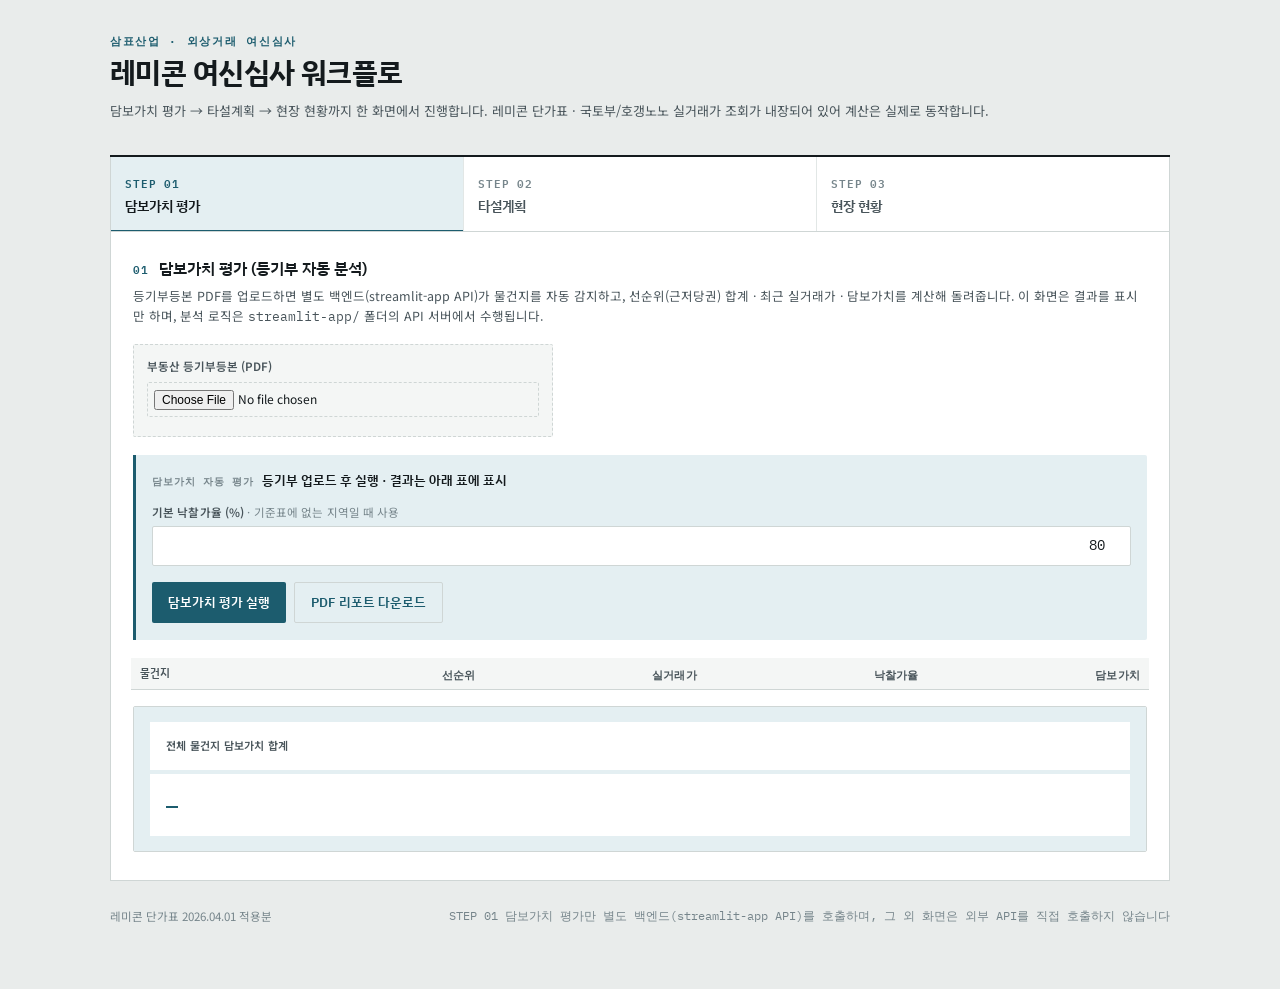
<file: credit-workflow/remicon_credit_workflow.html>
<!DOCTYPE html>
<html lang="ko">
<head>
<meta charset="utf-8">
<meta name="viewport" content="width=device-width, initial-scale=1">
<style>
:root{color-scheme:light}
*,*::before,*::after{box-sizing:border-box}
html{-webkit-text-size-adjust:100%}
body{margin:0;background:#E9ECEB;font:14px/1.5 "IBM Plex Sans KR","Noto Sans KR","Malgun Gothic","Apple SD Gothic Neo",-apple-system,BlinkMacSystemFont,"Segoe UI",sans-serif;color:#141A1D}
img{max-width:100%}
[hidden]{display:none!important}
</style>
<title>레미콘 여신심사 워크플로</title>
<link rel="stylesheet" href="https://fonts.googleapis.com/css2?family=IBM+Plex+Sans+KR:wght@400;500;600;700&family=IBM+Plex+Mono:wght@400;500;600&family=Noto+Sans+KR:wght@400;500&display=swap">
<style>
:root{
  --ground:#E9ECEB; --surface:#FFFFFF; --surface-2:#F4F6F5; --line:#CFD6D5; --line-soft:#E2E7E6;
  --ink:#141A1D; --ink-2:#48545A; --ink-3:#76858B;
  --accent:#1C5C6E; --accent-2:#2B7D93; --accent-wash:#E4EFF2;
  --ok:#12654180; --ok-ink:#0F5A39; --ok-wash:#E4F1EA;
  --warn-ink:#8A5600; --warn-wash:#FAEFDC;
  --crit-ink:#A4241A; --crit-wash:#F9E4E1;
  --shadow:0 1px 2px rgba(20,26,29,.06),0 8px 24px -12px rgba(20,26,29,.18);
}
@media (prefers-color-scheme:dark){:root:not([data-theme="light"]){
  --ground:#101619; --surface:#182126; --surface-2:#1F2A30; --line:#2E3C43; --line-soft:#253238;
  --ink:#E4EAE9; --ink-2:#A2B0B5; --ink-3:#76868C;
  --accent:#63B8CD; --accent-2:#8ACFE0; --accent-wash:#17323A;
  --ok-ink:#5FD09A; --ok-wash:#12312A;
  --warn-ink:#E3B15C; --warn-wash:#33260F;
  --crit-ink:#F09189; --crit-wash:#3A1B18;
  --shadow:0 1px 2px rgba(0,0,0,.4),0 10px 28px -14px rgba(0,0,0,.7);
}}
:root[data-theme="dark"]{
  --ground:#101619; --surface:#182126; --surface-2:#1F2A30; --line:#2E3C43; --line-soft:#253238;
  --ink:#E4EAE9; --ink-2:#A2B0B5; --ink-3:#76868C;
  --accent:#63B8CD; --accent-2:#8ACFE0; --accent-wash:#17323A;
  --ok-ink:#5FD09A; --ok-wash:#12312A;
  --warn-ink:#E3B15C; --warn-wash:#33260F;
  --crit-ink:#F09189; --crit-wash:#3A1B18;
  --shadow:0 1px 2px rgba(0,0,0,.4),0 10px 28px -14px rgba(0,0,0,.7);
}
*{box-sizing:border-box}
body{background:var(--ground);color:var(--ink);
  font-family:"Noto Sans KR","IBM Plex Sans KR",system-ui,sans-serif;font-size:14px;line-height:1.6;
  margin:0;padding-block:0 64px;padding-left:20px;padding-right:20px;
  -webkit-font-smoothing:antialiased}
h1,h2,h3,.ds{font-family:"IBM Plex Sans KR",system-ui,sans-serif;text-wrap:balance}
.mono,td.n,th.n,.fig{font-family:"IBM Plex Mono",ui-monospace,monospace;font-variant-numeric:tabular-nums}
.wrap{max-width:1060px;margin:0 auto}

/* ── 헤더 ── */
header.top{padding-block:32px 20px;border-bottom:2px solid var(--ink);margin-bottom:0}
header.top h1{font-size:clamp(21px,3.4vw,29px);font-weight:700;margin:0;letter-spacing:-.02em}
header.top .sub{color:var(--ink-2);font-size:13px;margin-top:6px}
.eyebrow{font-family:"IBM Plex Mono",monospace;font-size:10.5px;font-weight:600;
  letter-spacing:.16em;text-transform:uppercase;color:var(--accent)}

/* ── 진행 레일 ── */
.rail{display:flex;gap:0;border-bottom:1px solid var(--line);background:var(--surface);
  border-inline:1px solid var(--line);overflow-x:auto}
.rail button{flex:1 1 0;min-width:132px;appearance:none;background:none;border:0;border-right:1px solid var(--line-soft);
  padding:14px 14px;text-align:left;cursor:pointer;color:var(--ink-3);font:inherit;position:relative}
.rail button:last-child{border-right:0}
.rail button .num{font-family:"IBM Plex Mono",monospace;font-size:11px;font-weight:600;letter-spacing:.08em}
.rail button .nm{display:block;font-family:"IBM Plex Sans KR",sans-serif;font-weight:600;font-size:13.5px;color:var(--ink-2);margin-top:2px}
.rail button[aria-selected="true"]{color:var(--accent);background:var(--accent-wash)}
.rail button[aria-selected="true"] .nm{color:var(--ink)}
.rail button[aria-selected="true"]::after{content:"";position:absolute;left:0;right:0;bottom:-1px;height:2px;background:var(--accent)}
.rail button.done .num::before{content:"✓ ";color:var(--ok-ink)}
.rail button:focus-visible{outline:2px solid var(--accent);outline-offset:-3px}

/* ── 패널 ── */
main{display:grid;grid-template-columns:1fr;gap:0}
section.panel{background:var(--surface);border:1px solid var(--line);border-top:0;padding:24px 22px 28px;min-width:0}
section.panel:last-of-type{border-radius:0 0 3px 3px}
.panel > h2{font-size:16px;font-weight:600;margin:0 0 4px;display:flex;align-items:baseline;gap:10px}
.panel > h2 .stepno{font-family:"IBM Plex Mono",monospace;font-size:11px;color:var(--accent);font-weight:600;letter-spacing:.1em}
.panel > p.hint{color:var(--ink-2);font-size:12.5px;margin:0 0 18px}

.grid{display:grid;gap:14px 16px;grid-template-columns:repeat(auto-fit,minmax(210px,1fr))}
label.f{display:flex;flex-direction:column;gap:5px}
label.f > span{font-size:11.5px;font-weight:600;color:var(--ink-2);letter-spacing:.01em}
label.f > span em{font-style:normal;color:var(--ink-3);font-weight:400}
input,select,textarea{font:inherit;font-size:13.5px;color:var(--ink);background:var(--surface-2);
  border:1px solid var(--line);border-radius:2px;padding:8px 10px;width:100%}
input:focus,select:focus,textarea:focus{outline:2px solid var(--accent);outline-offset:-1px;border-color:var(--accent)}
input[type=number],input.num{font-family:"IBM Plex Mono",monospace;font-variant-numeric:tabular-nums;text-align:right}
input[type=file]{padding:6px;font-size:12px;background:none;border-style:dashed}
.filebox{border:1px dashed var(--line);border-radius:2px;background:var(--surface-2);padding:12px 13px;display:flex;
  flex-direction:column;gap:7px}
.filebox .t{font-size:11.5px;font-weight:600;color:var(--ink-2)}
.filebox .got{font-family:"IBM Plex Mono",monospace;font-size:11.5px;color:var(--ok-ink)}

button.act{appearance:none;font:inherit;font-family:"IBM Plex Sans KR",sans-serif;font-weight:600;font-size:13px;
  background:var(--accent);color:#fff;border:0;border-radius:2px;padding:9px 16px;cursor:pointer}
:root[data-theme="dark"] button.act,
html:not([data-theme="light"]) button.act{color:#0B1316}
@media (prefers-color-scheme:light){:root:not([data-theme="dark"]) button.act{color:#fff}}
button.act.ghost{background:none;color:var(--accent);border:1px solid var(--line)}
:root[data-theme="dark"] button.act.ghost,
html:not([data-theme="light"]) button.act.ghost{color:var(--accent)}
@media (prefers-color-scheme:light){:root:not([data-theme="dark"]) button.act.ghost{color:var(--accent)}}
button.act:focus-visible{outline:2px solid var(--accent);outline-offset:2px}
.row-actions{display:flex;gap:8px;flex-wrap:wrap;margin-top:16px}

/* ── 표 ── */
.tw{overflow-x:auto;margin:0 -2px}
table{border-collapse:collapse;width:100%;font-size:12.5px}
th,td{border-bottom:1px solid var(--line-soft);padding:7px 9px;text-align:left;vertical-align:middle}
thead th{background:var(--surface-2);font-family:"IBM Plex Sans KR",sans-serif;font-weight:600;font-size:11px;
  color:var(--ink-2);letter-spacing:.02em;border-bottom:1px solid var(--line);white-space:nowrap}
td.n,th.n{text-align:right;white-space:nowrap}
table.mini td,table.mini th{padding:5px 7px}
table input,table select{padding:5px 7px;font-size:12.5px}
#ts_tbl td{vertical-align:top}
#ts_tbl td input{margin-top:0}
/* 타설기간이 길어져 월 컬럼이 많아져도 표가 화면폭에 눌려 찌그러지지 않도록,
   폭을 콘텐츠 기준으로 늘리고(overflow-x:auto인 .tw가 가로 스크롤 처리) 각 칸에 최소 너비를 둔다 */
#ts_tbl{width:auto;min-width:100%}
#ts_tbl th:first-child,#ts_tbl td:first-child{min-width:130px}
#ts_tbl th.n,#ts_tbl td.n{min-width:82px}
.trade-detail{padding:10px 9px 16px;background:var(--surface-2)}
.trade-detail .sub-h{margin:0 0 6px}

/* ── 결과 ── */
.total{display:grid;grid-template-columns:repeat(auto-fit,minmax(180px,1fr));gap:1px;background:var(--line);
  border:1px solid var(--line);border-radius:2px;overflow:hidden;margin-top:4px}
.total div{background:var(--surface);padding:15px 16px}
.total .k{font-size:11px;font-weight:600;color:var(--ink-2);letter-spacing:.02em}
.total .v{font-family:"IBM Plex Mono",monospace;font-size:20px;font-weight:600;margin-top:4px;letter-spacing:-.02em}
.total .v small{font-size:11px;font-weight:400;color:var(--ink-3);margin-left:3px}
.total div.hi{background:var(--accent-wash)}
.total div.hi .v{color:var(--accent)}

.warnbox{border-left:3px solid var(--warn-ink);background:var(--warn-wash);padding:11px 14px;font-size:12.5px;
  color:var(--ink);margin:14px 0 0;border-radius:0 2px 2px 0}
.muted{color:var(--ink-3);font-size:12px}
.ocr{border-left:3px solid var(--accent);background:var(--accent-wash);padding:15px 16px 17px;border-radius:0 2px 2px 0}
.ocr .sub-h{margin-bottom:12px}
.ocr .tag{color:var(--accent)}
.ocr input{background:var(--surface)}
.ocr select{background:var(--surface)}
.st{margin-left:auto;font-family:"IBM Plex Mono",monospace;font-size:10.5px;font-weight:600;letter-spacing:.04em;
  padding:2px 8px;border-radius:2px;white-space:nowrap}
.st.on{background:var(--ok-wash);color:var(--ok-ink)}
.st.run{background:var(--accent-wash);color:var(--accent)}
.st.off{background:var(--surface-2);color:var(--ink-3)}
.ocr.pending{opacity:.72}
.ocr.pending::after{content:""}
.sub-h{font-family:"IBM Plex Sans KR",sans-serif;font-size:13px;font-weight:600;margin:0 0 10px;
  display:flex;align-items:center;gap:8px}
.sub-h .tag{font-family:"IBM Plex Mono",monospace;font-size:10px;font-weight:600;color:var(--ink-3);letter-spacing:.1em}
footer.foot{max-width:1060px;margin:26px auto 0;color:var(--ink-3);font-size:11.5px;display:flex;
  justify-content:space-between;gap:12px;flex-wrap:wrap}
@media (max-width:560px){
  section.panel{padding:20px 15px 24px}
  .verdict{grid-template-columns:1fr;gap:10px}
  .verdict .badge{text-align:left}
}
@media (prefers-reduced-motion:reduce){*{transition:none!important;animation:none!important}}

/* ── 타설계획 PDF(인쇄) 전용 뷰 ── */
#ts_print_area{font-family:"IBM Plex Sans KR",sans-serif;color:#111;background:#fff}
#ts_print_area h1{font-size:18px;margin:0 0 4px}
#ts_print_area .pr-sub{font-size:11px;color:#555;margin:0 0 14px}
#ts_print_area .pr-cond{font-size:12px;margin:0 0 14px;line-height:1.7}
#ts_print_area table{border-collapse:collapse;width:100%;font-size:10.5px}
#ts_print_area th,#ts_print_area td{border:1px solid #999;padding:4px 5px;text-align:center;vertical-align:middle}
#ts_print_area th{background:#eee}
#ts_print_area td.pr-site{text-align:center;font-weight:600}
#ts_print_area td.pr-rowlabel{text-align:left;color:#555;white-space:nowrap;background:#f7f7f7}
#ts_print_area td.pr-rowlabel.pr-loan{color:#a4241a}
#ts_print_area .pr-total{margin-top:16px;font-size:13px;font-weight:700}
#ts_print_area .pr-foot{margin-top:10px;font-size:11px;color:#333}
/* 현장 현황(STEP7) 표: 원본 양식처럼 넉넉한 칸 + 옅은 파란 헤더 */
#ts_print_area table.sv-tbl{font-size:13px}
#ts_print_area table.sv-tbl th,#ts_print_area table.sv-tbl td{border:1px solid #333}
#ts_print_area table.sv-tbl th{background:#dce6f7;font-weight:700;padding:9px 8px;height:20px}
#ts_print_area table.sv-tbl td{background:#fff;padding:16px 8px;height:44px}
@media print{
  /* visibility:hidden 방식은 숨긴 요소가 레이아웃 공간을 그대로 차지해
     빈 페이지가 끼어들 수 있어, display:none으로 완전히 제거한다 */
  header.top,.rail,main,footer.foot{display:none!important}
  #ts_print_area{display:block!important}
  .wrap{max-width:none!important;margin:0!important}
  @page{size:A4 landscape;margin:12mm}
}
</style>
</head>
<body>
<div class="wrap">
<header class="top">
  <div class="eyebrow">삼표산업 · 외상거래 여신심사</div>
  <h1>레미콘 여신심사 워크플로</h1>
  <p class="sub">담보가치 평가 → 타설계획 → 현장 현황까지 한 화면에서 진행합니다.
    레미콘 단가표 · 국토부/호갱노노 실거래가 조회가 내장되어 있어 계산은 실제로 동작합니다.</p>
</header>

<div class="rail" role="tablist" aria-label="심사 단계">
  <button type="button" role="tab" id="t1" aria-selected="true" data-go="p1"><span class="num">STEP 01</span><span class="nm">담보가치 평가</span></button>
  <button type="button" role="tab" id="t2" aria-selected="false" data-go="p2"><span class="num">STEP 02</span><span class="nm">타설계획</span></button>
  <button type="button" role="tab" id="t3" aria-selected="false" data-go="p3"><span class="num">STEP 03</span><span class="nm">현장 현황</span></button>
</div>

<main>
<!-- ══════════ STEP 1 ══════════ -->
<section class="panel" id="p1">
  <h2><span class="stepno">01</span>담보가치 평가 (등기부 자동 분석)</h2>
  <p class="hint">등기부등본 PDF를 업로드하면 별도 백엔드(streamlit-app API)가 물건지를 자동 감지하고,
    선순위(근저당권) 합계 · 최근 실거래가 · 담보가치를 계산해 돌려줍니다. 이 화면은 결과를 표시만 하며,
    분석 로직은 <span class="mono">streamlit-app/</span> 폴더의 API 서버에서 수행됩니다.</p>

  <div class="filebox" style="max-width:420px;margin-bottom:18px">
    <span class="t">부동산 등기부등본 (PDF)</span>
    <input type="file" id="f_collateral_pdf" accept=".pdf">
    <span class="got" id="f_collateral_pdf_got"></span>
  </div>

  <div class="ocr">
    <div class="sub-h"><span class="tag">담보가치 자동 평가</span>등기부 업로드 후 실행 · 결과는 아래 표에 표시<span class="st" id="st_collateral"></span></div>
    <div class="grid">
      <label class="f"><span>기본 낙찰가율 (%) <em>· 기준표에 없는 지역일 때 사용</em></span>
        <input type="number" id="i_collateral_rate" class="num" min="1" max="100" value="80"></label>
    </div>
    <div class="row-actions">
      <button type="button" class="act" id="btn_collateral_eval">담보가치 평가 실행</button>
      <button type="button" class="act ghost" id="btn_collateral_report" disabled>PDF 리포트 다운로드</button>
    </div>
  </div>

  <div class="tw" style="margin-top:18px">
    <table id="collateral_tbl"><thead><tr>
      <th>물건지</th><th class="n">선순위</th><th class="n">실거래가</th><th class="n">낙찰가율</th><th class="n">담보가치</th>
    </tr></thead><tbody></tbody></table>
  </div>
  <div class="total" style="margin-top:16px">
    <div class="hi"><div class="k">전체 물건지 담보가치 합계</div><div class="v" id="o_collateral_total">—</div></div>
  </div>
  <div id="collateral_flag"></div>
</section>

<!-- ══════════ STEP 2 ══════════ -->
<section class="panel" id="p2">
  <h2><span class="stepno">02</span>타설계획</h2>
  <p class="hint">현장별 월간 타설량을 입력하면 매출채권 · 월중여신을 자동 계산합니다.
    월별 칸은 <b>타설량(㎥)</b>으로 입력하십시오. 금액 = 타설량 × 적용단가.</p>

  <div class="ocr">
    <div class="sub-h"><span class="tag">기본 조건</span>타설기간 · 결제조건 · 단가</div>
    <div class="grid">
      <label class="f"><span>타설기간 시작</span><input type="month" id="i_ts_start"></label>
      <label class="f"><span>타설기간 종료 <em>· 미입력시 시작월부터 9개월</em></span><input type="month" id="i_ts_end"></label>
      <label class="f"><span>대금결제조건 <em>· 월말청구 · 현금은 고정, 일수만 입력</em></span>
        <div style="display:flex;align-items:center;gap:6px">
          <span class="mono muted">월말청구</span>
          <input type="number" id="i_ts_days" class="num" min="0" style="width:70px">
          <span class="mono muted">일 현금</span>
        </div></label>
    </div>
    <p class="muted" id="ts_paycond_display" style="margin-top:10px"></p>
    <div class="grid" style="margin-top:12px">
      <label class="f"><span>호칭강도 <em>· MPa</em></span>
        <select id="i_ts_strength"></select></label>
      <label class="f"><span>슬럼프 <em>· mm</em></span>
        <select id="i_ts_slump"></select></label>
      <label class="f"><span>기준단가 <em>· 원/㎥ · 100% · 단가표 자동조회</em></span>
        <input type="text" id="o_ts_baseprice" class="num" readonly></label>
      <label class="f"><span>단가할인율 <em>· %</em></span>
        <input type="number" id="i_ts_discount" class="num" min="0" max="100" step="0.1" value="100"></label>
      <label class="f"><span>적용단가 <em>· 원/㎥ · 자동계산</em></span>
        <input type="text" id="o_ts_price" class="num" readonly></label>
    </div>
    <p class="muted" style="margin-top:8px">레미콘 단가표 기준 · 굵은 골재 최대치수 25mm · 지역: 서울·경기·인천 · 적용일자: 2026.04.01 · 금액 VAT별도(원/㎥)</p>
  </div>

  <div class="tw" style="margin-top:18px">
    <table class="mini" id="ts_tbl"><thead><tr id="ts_thead_row">
      <th>현장명</th><th>비고</th><th class="n">합계(㎥)</th><th></th>
    </tr></thead><tbody></tbody></table>
  </div>
  <div class="row-actions"><button type="button" class="act ghost" id="btn_add_ts">+ 현장 행 추가</button></div>

  <div id="ts_flag"></div>

  <div class="grid" style="margin-top:18px;max-width:260px">
    <label class="f"><span>절상 단위</span>
      <select id="i_ts_roundunit">
        <option value="10000000">천만원</option>
        <option value="50000000" selected>5천만원</option>
        <option value="100000000">1억원</option>
      </select></label>
  </div>
  <div class="total" style="margin-top:10px">
    <div class="hi"><div class="k">신청여신 <em>· 최고 월중여신 + 선택 단위, 천만원 단위 절사</em></div><div class="v" id="o_ts_apply">—</div></div>
  </div>

  <div class="row-actions">
    <button type="button" class="act" id="btn_ts_pdf">PDF 다운로드</button>
    <button type="button" class="act ghost" id="btn_reset_ts">입력 초기화</button>
  </div>
</section>

<!-- ══════════ STEP 3 ══════════ -->
<section class="panel" id="p3">
  <h2><span class="stepno">03</span>현장 현황</h2>
  <p class="hint">현재 당사납품현장의 상황을 한 장으로 파악할 수 있게 최대한 상세히 작성하십시오.</p>

  <div class="ocr">
    <div class="sub-h"><span class="tag">현장 개요</span></div>
    <div class="grid">
      <label class="f"><span>현장명(공사유형)</span><input type="text" id="i_sv_name"></label>
      <label class="f"><span>현장위치(주소)</span><input type="text" id="i_sv_addr"></label>
      <label class="f"><span>공사기간 시작</span><input type="date" id="i_sv_from"></label>
      <label class="f"><span>공사기간 종료</span><input type="date" id="i_sv_to"></label>
      <label class="f"><span>현장 목적</span><input type="text" id="i_sv_purpose"></label>
      <label class="f"><span>직접/도급</span>
        <select id="i_sv_direct"><option value=""></option><option>직접</option><option>도급</option></select></label>
    </div>
  </div>

  <div class="ocr" style="margin-top:16px">
    <div class="sub-h"><span class="tag">발주 · 물량</span></div>
    <div class="grid">
      <label class="f"><span>발주처</span><input type="text" id="i_sv_orderer"></label>
      <label class="f"><span>시공사</span><input type="text" id="i_sv_contractor"></label>
      <label class="f"><span>신탁사</span><input type="text" id="i_sv_trust"></label>
      <label class="f"><span>기성지급조건</span><input type="text" id="i_sv_paycond"></label>
      <label class="f"><span>총물량 <em>· ㎥</em></span><input type="text" id="i_sv_totalvol" class="num"></label>
      <label class="f"><span>당사물량 <em>· ㎥</em></span><input type="text" id="i_sv_ourvol" class="num"></label>
      <label class="f"><span>공동타설사</span><input type="text" id="i_sv_copour"></label>
    </div>
  </div>

  <div class="ocr" style="margin-top:16px">
    <div class="sub-h"><span class="tag">분양 · 인프라</span></div>
    <div class="grid">
      <label class="f"><span>총세대수</span><input type="text" id="i_sv_households" class="num"></label>
      <label class="f"><span>분양세대수</span><input type="text" id="i_sv_soldhh" class="num"></label>
      <label class="f"><span>분양률</span><input type="text" id="i_sv_soldrate" class="num"></label>
      <label class="f"><span>분양가 <em>· 평</em></span><input type="text" id="i_sv_price" class="num"></label>
      <label class="f"><span>주변시세 <em>· 평</em></span><input type="text" id="i_sv_marketprice" class="num"></label>
    </div>
    <div class="sub-h" style="margin-top:14px"><span class="tag">인프라</span></div>
    <div class="grid">
      <label class="f"><span>지하철</span><input type="text" id="i_sv_subway"></label>
      <label class="f"><span>학교</span><input type="text" id="i_sv_school"></label>
      <label class="f"><span>관공서</span><input type="text" id="i_sv_office"></label>
      <label class="f"><span>마트</span><input type="text" id="i_sv_mart"></label>
      <label class="f"><span>병원</span><input type="text" id="i_sv_hospital"></label>
      <label class="f"><span>IC</span><input type="text" id="i_sv_ic"></label>
    </div>
  </div>

  <div class="ocr" style="margin-top:16px">
    <div class="sub-h"><span class="tag">주변 여건 · 기타</span></div>
    <div class="grid">
      <label class="f"><span>주변분양현황</span><input type="text" id="i_sv_nearbysale"></label>
      <label class="f"><span>주변환경</span><input type="text" id="i_sv_environment"></label>
      <label class="f"><span>유동인구비율</span><input type="text" id="i_sv_footfall"></label>
    </div>
    <label class="f" style="margin-top:14px"><span>기타 의견</span>
      <textarea id="i_sv_etc" rows="3" style="resize:vertical"></textarea></label>
  </div>

  <div class="row-actions">
    <button type="button" class="act" id="btn_sv_pdf">PDF 다운로드</button>
    <button type="button" class="act ghost" id="btn_reset_sv">입력 초기화</button>
  </div>
</section>
</main>
<div id="ts_print_area" style="display:none"></div>

<footer class="foot">
  <span>레미콘 단가표 2026.04.01 적용분</span>
  <span class="mono">STEP 01 담보가치 평가만 별도 백엔드(streamlit-app API)를 호출하며, 그 외 화면은 외부 API를 직접 호출하지 않습니다</span>
</footer>
</div>

<script>
(function(){
const BUILD='2026-09-11.17';
const $=id=>document.getElementById(id);
const W=n=>n==null||isNaN(n)?'—':Math.round(n).toLocaleString('ko-KR');
const num=s=>{const d=String(s==null?'':s).replace(/[^0-9.-]/g,'');return d===''?null:Number(d)};
function formatEok(n){
  // 억/천만원 단위로 보기 좋게 표시 (예: 450000000 -> "4억 5,000만원")
  if(!n)return'—';
  const eok=Math.floor(n/100000000);
  const man=Math.round((n%100000000)/10000);
  let s='';
  if(eok)s+=eok+'억';
  if(man)s+=(s?' ':'')+man.toLocaleString('ko-KR')+'만원';
  if(!eok&&!man)s=W(n)+'원';
  return s;
}
/* ── 레미콘 단가표 (100% 기준 · 굵은골재 최대치수 25mm · 서울·경기·인천 · 2026.04.01 적용 · 원/㎥ · VAT별도) ── */
const TS_PRICE_TABLE={
  80:  {'13.5':84560,'15':86330,'16':87840,'18':95880,'21':97800,'24':102230,'27':106020,'30':111390,'33':113940,'35':116260,'38':125000,'40':130840},
  120: {'13.5':85950,'15':87840,'16':89610,'18':97550,'21':100330,'24':105070,'27':109180,'30':114240,'33':116850,'35':119040,'38':127790,'40':133630},
  150: {'13.5':86830,'15':89230,'16':91130,'18':98540,'21':102380,'24':106970,'27':111710,'30':116920,'33':119590,'35':121430,'38':130430,'40':136430},
  180: {'13.5':87970,'15':90750,'16':92390,'18':100040,'21':103640,'24':109020,'27':114070,'30':119440,'33':122190,'35':123660,'38':133610,'40':140250},
  210: {'13.5':88980,'15':91510,'16':93410,'18':101530,'21':105700,'24':111230,'27':116760,'30':122140,'33':124940,'35':126470,'38':137950,'40':145610}
};
const TS_STRENGTHS=['13.5','15','16','18','21','24','27','30','33','35','38','40'];
const TS_SLUMPS=Object.keys(TS_PRICE_TABLE);
$('i_ts_strength').innerHTML=TS_STRENGTHS.map(s=>'<option value="'+s+'"'+(s==='21'?' selected':'')+'>'+s+'</option>').join('');
$('i_ts_slump').innerHTML=TS_SLUMPS.map(s=>'<option value="'+s+'"'+(s==='150'?' selected':'')+'>'+s+'</option>').join('');

/* ── 단계 이동 : 선택한 STEP 패널만 보이고 나머지는 숨긴다 ── */
const rail=[...document.querySelectorAll('.rail button')];
const panels=[...document.querySelectorAll('main > section.panel')];
function showPanel(id){
  panels.forEach(p=>{p.hidden=(p.id!==id)});
  const el=$(id); if(el) el.scrollIntoView({behavior:'smooth',block:'start'});
}
rail.forEach(b=>b.addEventListener('click',()=>{
  rail.forEach(x=>x.setAttribute('aria-selected',x===b));
  showPanel(b.dataset.go);
}));
showPanel(rail[0].dataset.go); // 초기 화면: 첫 STEP만 표시
function markDone(i,on){if(rail[i])rail[i].classList.toggle('done',!!on)}

function setSt(id,cls,txt){const e=$(id);if(!e)return;e.className='st '+cls;e.textContent=txt}
/* ── 로컬 임시저장 (이 브라우저에만) ── */
const IDS=[
 'i_ts_start','i_ts_end','i_ts_days','i_ts_strength','i_ts_slump','i_ts_discount','i_ts_roundunit',
 'i_sv_name','i_sv_addr','i_sv_from','i_sv_to','i_sv_purpose','i_sv_direct',
 'i_sv_orderer','i_sv_contractor','i_sv_trust','i_sv_paycond','i_sv_totalvol','i_sv_ourvol','i_sv_copour',
 'i_sv_households','i_sv_soldhh','i_sv_soldrate','i_sv_price','i_sv_marketprice',
 'i_sv_subway','i_sv_school','i_sv_office','i_sv_mart','i_sv_hospital','i_sv_ic',
 'i_sv_nearbysale','i_sv_environment','i_sv_footfall','i_sv_etc'];
function save(){
  try{const o={};IDS.forEach(k=>o[k]=$(k).value);
    o._ts=[...$('ts_tbl').querySelectorAll('tbody tr')].map(tr=>{
      const d={site:tr.querySelector('.ts-site').value,note:tr.querySelector('.ts-note').value};
      tr.querySelectorAll('.ts-m').forEach(inp=>{d[inp.dataset.ym]=inp.value});
      return d;
    });
    o._b=BUILD;
    localStorage.setItem('yeosin.v4',JSON.stringify(o));}catch(e){}
}
function load(){
  try{const s=localStorage.getItem('yeosin.v4');if(!s)return false;const o=JSON.parse(s);
    if(o._b!==BUILD)return false;
    IDS.forEach(k=>{if(o[k]!=null)$(k).value=o[k]});
    renderTSHead();
    $('ts_tbl').querySelector('tbody').innerHTML='';
    (o._ts||[]).forEach(d=>tsRow(d));
    return true;}catch(e){return false}
}

/* ── 초기 상태: 예시 데이터 ── */
function seed(){
  if(!$('i_ts_start').value){const t=new Date();$('i_ts_start').value=t.getFullYear()+'-'+String(t.getMonth()+1).padStart(2,'0');}
  if(!$('i_ts_days').value)$('i_ts_days').value='35';
  renderTSHead();
  $('ts_tbl').querySelector('tbody').innerHTML='';
  const months=getMonthList();
  const ex={site:'전현장'};
  [1800,2100,1950].forEach((v,i)=>{if(months[i])ex[months[i].key]=String(v)}); // 예시 타설량(㎥)
  tsRow(ex);
}
function resetAll(){
  try{['yeosin.v1','yeosin.v3','yeosin.v4'].forEach(k=>localStorage.removeItem(k))}catch(e){}
  location.reload();
}

/* ── STEP 1 : 담보가치 자동 평가 (streamlit-app FastAPI 백엔드 호출) ── */
/* 개발 기본값. streamlit-app/api_server.py 를 로컬에서 uvicorn으로 띄운 주소. */
const API_BASE='http://localhost:8000';
let COLLATERAL_RESULT=null;

if($('f_collateral_pdf'))$('f_collateral_pdf').addEventListener('change',e=>{
  const f=e.target.files&&e.target.files[0];
  $('f_collateral_pdf_got').textContent=f?(f.name+' · '+Math.round(f.size/1024)+' KB'):'';
});

function fmtTradeDate(y,m,d){
  if(y&&m&&d)return y+'.'+String(m).padStart(2,'0')+'.'+String(d).padStart(2,'0');
  return '—';
}

function hgnnTradeRows(trades){
  return (trades||[]).slice(0,5).map(t=>{
    const dm=String(t.date||'').match(/^(\d{4})-(\d{2})-(\d{2})/);
    return '<tr>'+
      '<td>'+(dm?fmtTradeDate(dm[1],dm[2],dm[3]):'—')+'</td>'+
      '<td class="n">'+(t.floor!=null?t.floor+'층':'—')+'</td>'+
      '<td class="n">'+(t.price!=null?W(Math.round(t.price*10000)):'—')+'</td>'+
      '</tr>';
  }).join('');
}

function molitTradeRows(trades){
  return (trades||[]).slice(0,5).map(t=>{
    const amt=parseInt(String(t.dealAmount||'').replace(/,/g,''),10);
    return '<tr>'+
      '<td>'+fmtTradeDate(t.dealYear,t.dealMonth,t.dealDay)+'</td>'+
      '<td class="n">'+(t.floor!=null?t.floor+'층':'—')+'</td>'+
      '<td class="n">'+(t.excluUseAr?Number(t.excluUseAr).toFixed(1)+'㎡':'—')+'</td>'+
      '<td class="n">'+(!isNaN(amt)?W(amt*10000):'—')+'</td>'+
      '</tr>';
  }).join('');
}

function renderTradeDetail(p){
  const hgnnRows=hgnnTradeRows(p.recent_trades);
  const molitRows=molitTradeRows(p.molit_trades);
  return '<div class="trade-detail">'+
    '<div class="sub-h"><span class="tag">국토부 실거래가 (최근 3개월)</span>'+(p.molit_price!=null?'평균 '+W(p.molit_price)+' · '+(p.molit_trade_count||0)+'건':'거래 없음')+'</div>'+
    (molitRows?'<table class="mini"><thead><tr><th>거래일</th><th class="n">층</th><th class="n">전용면적</th><th class="n">금액</th></tr></thead><tbody>'+molitRows+'</tbody></table>':'<div class="muted">최근 거래 내역 없음</div>')+
    '<div class="sub-h" style="margin-top:12px"><span class="tag">호갱노노 최근 실거래</span>'+(p.hogangnono_price!=null?'평균 '+W(p.hogangnono_price):'거래 없음')+'</div>'+
    (hgnnRows?'<table class="mini"><thead><tr><th>거래일</th><th class="n">층</th><th class="n">금액</th></tr></thead><tbody>'+hgnnRows+'</tbody></table>':'<div class="muted">최근 거래 내역 없음</div>')+
    '</div>';
}

function renderCollateralResult(data){
  const tbody=$('collateral_tbl').querySelector('tbody');
  tbody.innerHTML='';
  (data.properties||[]).forEach(p=>{
    const tr=document.createElement('tr');
    const rateTxt=p.hammer_rate!=null?Math.round(p.hammer_rate*100)+'%'+(p.matched_rate_region?' · '+p.matched_rate_region:''):'—';
    tr.innerHTML=
      '<td>'+(p.address||'주소 미상')+(p.error?'<div class="muted">'+p.error+'</div>':'')+'</td>'+
      '<td class="n">'+(p.total_priority_amount!=null?W(p.total_priority_amount):'—')+'</td>'+
      '<td class="n">'+(p.market_price!=null?W(p.market_price):'—')+'</td>'+
      '<td class="n">'+rateTxt+'</td>'+
      '<td class="n">'+(p.collateral_value!=null?W(p.collateral_value):'—')+'</td>';
    tbody.appendChild(tr);

    const dtr=document.createElement('tr');
    const dtd=document.createElement('td');
    dtd.colSpan=5;
    dtd.innerHTML=renderTradeDetail(p);
    dtr.appendChild(dtd);
    tbody.appendChild(dtr);
  });
  $('o_collateral_total').textContent=data.grand_total_collateral!=null?W(data.grand_total_collateral):'—';
}

async function evaluateCollateral(){
  const f=$('f_collateral_pdf').files&&$('f_collateral_pdf').files[0];
  if(!f){setSt('st_collateral','off','PDF를 업로드하십시오');return}

  setSt('st_collateral','run','평가 중… (물건지 감지 · 실거래가 조회)');
  $('btn_collateral_report').disabled=true;
  $('collateral_flag').innerHTML='';

  const fd=new FormData();
  fd.append('pdf',f);
  fd.append('hammer_rate',(Number($('i_collateral_rate').value)||80)/100);

  try{
    const res=await fetch(API_BASE+'/api/collateral/evaluate',{method:'POST',body:fd});
    if(!res.ok)throw new Error(await res.text());
    const data=await res.json();
    COLLATERAL_RESULT=data;
    renderCollateralResult(data);
    setSt('st_collateral','on','평가 완료 · 물건지 '+(data.properties||[]).length+'개');
    $('btn_collateral_report').disabled=false;
    markDone(0,true);
  }catch(err){
    setSt('st_collateral','off','평가 실패');
    $('collateral_flag').innerHTML='<div class="warnbox"><b>담보가치 평가 실패.</b> '+
      (err&&err.message?err.message:'백엔드 API('+API_BASE+') 연결을 확인하십시오')+'</div>';
    markDone(0,false);
  }
}

async function downloadCollateralReport(){
  if(!COLLATERAL_RESULT)return;
  try{
    const res=await fetch(API_BASE+'/api/collateral/report',{
      method:'POST',
      headers:{'Content-Type':'application/json'},
      body:JSON.stringify(COLLATERAL_RESULT)
    });
    if(!res.ok)throw new Error(await res.text());
    const blob=await res.blob();
    const url=URL.createObjectURL(blob);
    const a=document.createElement('a');
    a.href=url; a.download='담보가치_리포트.pdf';
    document.body.appendChild(a); a.click(); a.remove();
    URL.revokeObjectURL(url);
  }catch(err){
    $('collateral_flag').innerHTML='<div class="warnbox"><b>리포트 생성 실패.</b> '+
      (err&&err.message?err.message:'')+'</div>';
  }
}

if($('btn_collateral_eval'))$('btn_collateral_eval').addEventListener('click',evaluateCollateral);
if($('btn_collateral_report'))$('btn_collateral_report').addEventListener('click',downloadCollateralReport);

if(!load())seed();

/* ── STEP 2 : 타설계획 (월별 칸은 백만원 단위 입력) ──
   타설기간(시작~종료 연월)으로 실제 개월 수만큼 월 컬럼을 동적 생성한다.
   각 월 컬럼은 실제 연월 문자열("YYYY-MM")을 키로 써서, 기간을 나중에 바꿔도
   이미 입력한 값이 해당 달에 그대로 남아있도록 한다(순서 인덱스가 아니라 연월로 매칭). */
function getMonthList(){
  const start=$('i_ts_start').value, end=$('i_ts_end').value;
  const validStart=/^\d{4}-\d{2}$/.test(start||'');
  if(!validStart){
    // 타설기간 미입력: 자리표시자 9칸
    return Array.from({length:9},(_,i)=>({key:'x'+i,label:'00월',days:30}));
  }
  let [sy,sm]=start.split('-').map(Number);
  let count=9;
  if(/^\d{4}-\d{2}$/.test(end||'')){
    const [ey,em]=end.split('-').map(Number);
    const diff=(ey-sy)*12+(em-sm)+1;
    if(diff>=1)count=Math.min(diff,36); // 폭주 방지용 상한
  }
  const list=[]; let y=sy,m=sm;
  for(let i=0;i<count;i++){
    list.push({key:y+'-'+String(m).padStart(2,'0'),label:y+'.'+String(m).padStart(2,'0'),days:new Date(y,m,0).getDate()});
    m++; if(m>12){m=1;y++;}
  }
  return list;
}
function renderTSHead(){
  const months=getMonthList();
  $('ts_thead_row').innerHTML='<th>현장명</th>'+
    months.map(m=>'<th class="n">'+m.label+'</th>').join('')+
    '<th>비고</th><th class="n">합계(㎥)</th><th class="n">매출채권(원)</th><th></th>';
}
function rebuildTSRows(){
  // 기존 행 값을 연월 키로 보존한 채, 바뀐 기간에 맞춰 표를 다시 그린다.
  const old=[...$('ts_tbl').querySelectorAll('tbody tr')].map(tr=>{
    const vals={}; tr.querySelectorAll('.ts-m').forEach(inp=>{vals[inp.dataset.ym]=inp.value});
    return {site:tr.querySelector('.ts-site').value,note:tr.querySelector('.ts-note').value,vals};
  });
  $('ts_tbl').querySelector('tbody').innerHTML='';
  const months=getMonthList();
  old.forEach(r=>{
    const d={site:r.site,note:r.note};
    months.forEach(m=>{if(r.vals[m.key])d[m.key]=r.vals[m.key]});
    tsRow(d);
  });
}
function tsRow(d){
  d=d||{};
  const months=getMonthList();
  const tr=document.createElement('tr');
  const monthTds=months.map(m=>
    '<td class="n">'+
      '<input type="text" class="ts-m num" data-ym="'+m.key+'" value="'+(d[m.key]||'')+'">'+
      '<div class="ts-m-amt muted mono" style="font-size:10px;margin-top:2px;text-align:right">—</div>'+
      '<div class="ts-m-loan mono" style="font-size:10px;margin-top:1px;text-align:right;color:var(--accent)">—</div>'+
    '</td>').join('');
  tr.innerHTML='<td><input type="text" class="ts-site" value="'+(d.site||'')+'" placeholder="현장명">'+
      '<div class="muted mono" style="font-size:10px;margin-top:2px">매출채권</div>'+
      '<div class="mono" style="font-size:10px;margin-top:1px;color:var(--accent)">월중여신</div></td>'+
    monthTds+
    '<td><input type="text" class="ts-note" value="'+(d.note||'')+'"></td>'+
    '<td class="n ts-sum">—</td>'+
    '<td class="n ts-amt">—</td>'+
    '<td><button type="button" class="act ghost ts-del" style="padding:3px 8px;font-size:11px">삭제</button></td>';
  tr.querySelector('.ts-del').addEventListener('click',()=>{tr.remove();calcTS();save()});
  tr.querySelectorAll('input').forEach(el=>el.addEventListener('input',()=>{calcTS();save()}));
  $('ts_tbl').querySelector('tbody').appendChild(tr);
  return tr;
}
function calcTS(){
  const months=getMonthList();

  // 기준단가 = 단가표[슬럼프][강도] (100% 단가), 적용단가 = 기준단가 x 할인율
  const slump=$('i_ts_slump').value, strength=$('i_ts_strength').value;
  const basePrice=(TS_PRICE_TABLE[slump]&&TS_PRICE_TABLE[slump][strength])||0;
  $('o_ts_baseprice').value=basePrice?basePrice.toLocaleString('ko-KR'):'';
  const discountRaw=num($('i_ts_discount').value);
  const discount=discountRaw==null?100:discountRaw;
  const price=Math.floor(basePrice*(discount/100)/100)*100; // 백원 단위만 남기고 절사
  $('o_ts_price').value=price?price.toLocaleString('ko-KR'):'';
  const days=num($('i_ts_days').value); // 대금결제조건 경과일수 (월말청구 + N일 현금)

  let globalPeakLoan=0; // 전 현장 통틀어 가장 높은 월중여신 (신청여신 산출 기준)
  [...$('ts_tbl').querySelectorAll('tbody tr')].forEach(tr=>{
    let sum=0;
    const amtByYm={};
    tr.querySelectorAll('.ts-m').forEach(inp=>{
      const v=num(inp.value)||0; // ㎥
      const ym=inp.dataset.ym;
      sum+=v;
      // 월별 매출채권 = 그 달 타설량 x 적용단가 (칸 아래에 바로 표시)
      const monthAmt=v*price;
      amtByYm[ym]=monthAmt;
      const amtEl=inp.parentElement.querySelector('.ts-m-amt');
      if(amtEl)amtEl.textContent=v?W(monthAmt):'—';
    });
    tr.querySelector('.ts-sum').textContent=sum?W(sum):'—';
    tr.querySelector('.ts-amt').textContent=sum?W(sum*price):'—';

    // 월중여신(그 달) = 그 달을 포함해 최근 N개월치 매출채권의 합
    // (달력상 정확한 날짜 계산 대신 "개월 수" 고정폭으로 계산 — 31일짜리 달 때문에
    //  회수일이 다다음달로 밀려 어쩌다 3개월치가 겹치는 등의 캘린더 흔들림을 없앤다.
    //  예) 30일 조건이면 항상 최근 2개월치, 60일이면 항상 최근 3개월치)
    if(days!=null){
      const windowSize=Math.ceil(days/30)+1; // 30일→2개월, 60일→3개월
      const rowLoanByYm={};
      months.forEach((m,i)=>{
        let loanSum=0;
        for(let j=Math.max(0,i-windowSize+1);j<=i;j++){
          loanSum+=amtByYm[months[j].key]||0;
        }
        rowLoanByYm[m.key]=loanSum;
      });
      // 그 현장의 최고 월중여신 달을 진한 빨간색으로 강조
      let peakYm=null,peakVal=0;
      Object.keys(rowLoanByYm).forEach(ym=>{if(rowLoanByYm[ym]>peakVal){peakVal=rowLoanByYm[ym];peakYm=ym}});
      if(peakVal>globalPeakLoan)globalPeakLoan=peakVal;
      months.forEach(m=>{
        const inp=tr.querySelector('.ts-m[data-ym="'+m.key+'"]');
        const loanEl=inp&&inp.parentElement.querySelector('.ts-m-loan');
        if(!loanEl)return;
        const v=rowLoanByYm[m.key];
        loanEl.textContent=v?W(v):'—';
        const isPeak=peakYm&&m.key===peakYm&&peakVal>0;
        loanEl.style.color=isPeak?'var(--crit-ink)':'var(--accent)';
        loanEl.style.fontWeight=isPeak?'700':'400';
      });
    } else {
      tr.querySelectorAll('.ts-m-loan').forEach(el=>el.textContent='—');
    }
  });

  // 신청여신 = (전 현장 최고 월중여신 + 선택한 단위)를 천만원 단위로 절사
  // 예: 피크 157,800,000 + 1억원 = 257,800,000 -> 천만원 절사 -> 250,000,000(2억5천)
  const applyUnit=num($('i_ts_roundunit').value)||50000000;
  const applyLoan=globalPeakLoan?Math.floor((globalPeakLoan+applyUnit)/10000000)*10000000:0;
  $('o_ts_apply').textContent=applyLoan?formatEok(applyLoan):'—';

  $('ts_paycond_display').textContent=days!=null?('[대금결제조건 : 월말청구 '+days+'일 현금]'):'[대금결제조건 : 월말청구 OO일 현금]';

  let f='';
  if(days==null)
    f+='<div class="warnbox"><b>여신 경과일수가 입력되지 않았습니다.</b> 대금결제조건의 일수를 입력하십시오.</div>';
  if(!basePrice)
    f+='<div class="warnbox"><b>단가표에서 해당 강도·슬럼프 조합을 찾지 못했습니다.</b> 다른 값을 선택하십시오.</div>';
  $('ts_flag').innerHTML=f;
}
function buildTSPrintHTML(){
  const months=getMonthList();
  const strength=$('i_ts_strength').value, slump=$('i_ts_slump').value;
  const price=$('o_ts_price').value||'—';
  const discount=$('i_ts_discount').value||'100';
  const days=$('i_ts_days').value;
  const unitLabel={'10000000':'천만원','50000000':'5천만원','100000000':'1억원'}[$('i_ts_roundunit').value]||'';
  const today=new Date().toISOString().slice(0,10);

  const monthHead=months.map(m=>'<th>'+m.label+'</th>').join('');
  const rowsHtml=[...$('ts_tbl').querySelectorAll('tbody tr')].map(tr=>{
    const site=tr.querySelector('.ts-site').value||'—';
    const note=tr.querySelector('.ts-note').value||'';
    const sum=tr.querySelector('.ts-sum').textContent;
    const amt=tr.querySelector('.ts-amt').textContent;
    const vols=[],amts=[],loans=[];
    months.forEach(m=>{
      const inp=tr.querySelector('.ts-m[data-ym="'+m.key+'"]');
      const amtEl=inp&&inp.parentElement.querySelector('.ts-m-amt');
      const loanEl=inp&&inp.parentElement.querySelector('.ts-m-loan');
      const loanColor=loanEl&&loanEl.style.color==='var(--crit-ink)'?'#a4241a':'#333';
      vols.push('<td>'+(inp&&inp.value?inp.value+'㎥':'—')+'</td>');
      amts.push('<td>'+(amtEl?amtEl.textContent:'—')+'</td>');
      loans.push('<td style="color:'+loanColor+'">'+(loanEl?loanEl.textContent:'—')+'</td>');
    });
    const sumLabel=sum==='—'?sum:sum+'㎥';
    const amtLabel=amt==='—'?amt:amt+'원';
    return ''+
      '<tr><td class="pr-site" rowspan="3">'+site+'</td><td class="pr-rowlabel">타설량(㎥)</td>'+vols.join('')+
        '<td rowspan="3">'+(note||'—')+'</td><td>'+sumLabel+'</td></tr>'+
      '<tr><td class="pr-rowlabel">매출채권(원)</td>'+amts.join('')+'<td>'+amtLabel+'</td></tr>'+
      '<tr><td class="pr-rowlabel pr-loan">월중여신(원)</td>'+loans.join('')+'<td></td></tr>';
  }).join('');

  return ''+
    '<h1>타설계획 보고서</h1>'+
    '<p class="pr-sub">작성일: '+today+'</p>'+
    '<p class="pr-cond">'+
      '타설기간: '+($('i_ts_start').value||'—')+' ~ '+($('i_ts_end').value||'미지정')+'<br>'+
      '대금결제조건: 월말청구 '+(days||'—')+'일 현금<br>'+
      '단가: 호칭강도 '+strength+'MPa · 슬럼프 '+slump+'mm · 기준단가 '+$('o_ts_baseprice').value+'원 · 할인율 '+discount+'% · 적용단가 '+price+'원'+
    '</p>'+
    '<table><thead><tr>'+
      '<th>현장명</th><th>구분</th>'+monthHead+'<th>비고</th><th>합계</th>'+
    '</tr></thead><tbody>'+rowsHtml+'</tbody></table>'+
    '<p class="pr-total">신청여신 ('+unitLabel+' 절상): '+$('o_ts_apply').textContent+'</p>';
}
function printTS(){
  $('ts_print_area').innerHTML=buildTSPrintHTML();
  window.print();
}
$('btn_ts_pdf').addEventListener('click',printTS);
$('btn_add_ts').addEventListener('click',()=>{tsRow();calcTS();save()});
$('btn_reset_ts').addEventListener('click',resetAll);
['i_ts_start','i_ts_end'].forEach(id=>{
  $(id).addEventListener('input',()=>{renderTSHead();rebuildTSRows();calcTS();save()});
});
['i_ts_days','i_ts_strength','i_ts_slump','i_ts_discount','i_ts_roundunit'].forEach(id=>{
  $(id).addEventListener('input',()=>{calcTS();save()});
  $(id).addEventListener('change',()=>{calcTS();save()});
});
renderTSHead(); calcTS();

/* ── STEP 3 : 현장 현황 (계산 없는 단순 입력 · 저장만) ── */
['i_sv_name','i_sv_addr','i_sv_from','i_sv_to','i_sv_purpose','i_sv_direct',
 'i_sv_orderer','i_sv_contractor','i_sv_trust','i_sv_paycond','i_sv_totalvol','i_sv_ourvol','i_sv_copour',
 'i_sv_households','i_sv_soldhh','i_sv_soldrate','i_sv_price','i_sv_marketprice',
 'i_sv_subway','i_sv_school','i_sv_office','i_sv_mart','i_sv_hospital','i_sv_ic',
 'i_sv_nearbysale','i_sv_environment','i_sv_footfall','i_sv_etc'].forEach(id=>{
  $(id).addEventListener('input',save);
  $(id).addEventListener('change',save);
});
$('btn_reset_sv').addEventListener('click',resetAll);

function buildSVPrintHTML(){
  const v=id=>{const el=$(id);const val=el?el.value:'';return val?val:'&nbsp;'};
  const period=($('i_sv_from').value||$('i_sv_to').value)
    ? (($('i_sv_from').value||'')+' ~ '+($('i_sv_to').value||''))
    : '&nbsp;';
  return ''+
    '<h1>■ 현장 현황 (현재 당사납품현장)</h1>'+
    '<p class="pr-sub">작성일: '+new Date().toISOString().slice(0,10)+'</p>'+
    '<table class="sv-tbl">'+
      // 전체 표를 11칸 기준 그리드로 맞춰서, 그룹마다 칸 수가 달라도 좌우 끝이 가지런히 정렬되게 한다
      '<tr><th colspan="2">현장명(공사유형)</th><th colspan="2">현장위치(주소)</th><th colspan="3">공사기간</th><th colspan="2">현장 목적</th><th colspan="2">직접/도급</th></tr>'+
      '<tr><td colspan="2">'+v('i_sv_name')+'</td><td colspan="2">'+v('i_sv_addr')+'</td><td colspan="3">'+period+'</td><td colspan="2">'+v('i_sv_purpose')+'</td><td colspan="2">'+v('i_sv_direct')+'</td></tr>'+
      '<tr><th colspan="2">발주처</th><th colspan="2">시공사</th><th>신탁사</th><th colspan="2">기성지급조건</th><th>총물량(㎥)</th><th>당사물량(㎥)</th><th colspan="2">공동타설사</th></tr>'+
      '<tr><td colspan="2">'+v('i_sv_orderer')+'</td><td colspan="2">'+v('i_sv_contractor')+'</td><td>'+v('i_sv_trust')+'</td><td colspan="2">'+v('i_sv_paycond')+'</td><td>'+v('i_sv_totalvol')+'</td><td>'+v('i_sv_ourvol')+'</td><td colspan="2">'+v('i_sv_copour')+'</td></tr>'+
      '<tr><th rowspan="2">총세대수</th><th rowspan="2">분양세대수</th><th rowspan="2">분양률</th><th rowspan="2">분양가(평)</th><th rowspan="2">주변시세(평)</th><th colspan="6">인프라</th></tr>'+
      '<tr><th>지하철</th><th>학교</th><th>관공서</th><th>마트</th><th>병원</th><th>IC</th></tr>'+
      '<tr><td>'+v('i_sv_households')+'</td><td>'+v('i_sv_soldhh')+'</td><td>'+v('i_sv_soldrate')+'</td>'+
        '<td>'+v('i_sv_price')+'</td><td>'+v('i_sv_marketprice')+'</td>'+
        '<td>'+v('i_sv_subway')+'</td><td>'+v('i_sv_school')+'</td><td>'+v('i_sv_office')+'</td><td>'+v('i_sv_mart')+'</td><td>'+v('i_sv_hospital')+'</td><td>'+v('i_sv_ic')+'</td></tr>'+
      '<tr><th colspan="3">주변분양현황</th><th colspan="2">주변환경</th><th colspan="2">유동인구비율</th><th colspan="4">기타 의견</th></tr>'+
      '<tr><td colspan="3">'+v('i_sv_nearbysale')+'</td><td colspan="2">'+v('i_sv_environment')+'</td><td colspan="2">'+v('i_sv_footfall')+'</td><td colspan="4" style="text-align:left">'+v('i_sv_etc')+'</td></tr>'+
    '</table>'+
    '<p class="pr-foot">※ 한장으로 현장 상황을 알수 있게 최대한 상세히 작성해 주세요</p>';
}
function printSV(){
  $('ts_print_area').innerHTML=buildSVPrintHTML();
  window.print();
}
$('btn_sv_pdf').addEventListener('click',printSV);
})();
</script>

</body>
</html>
</file>
